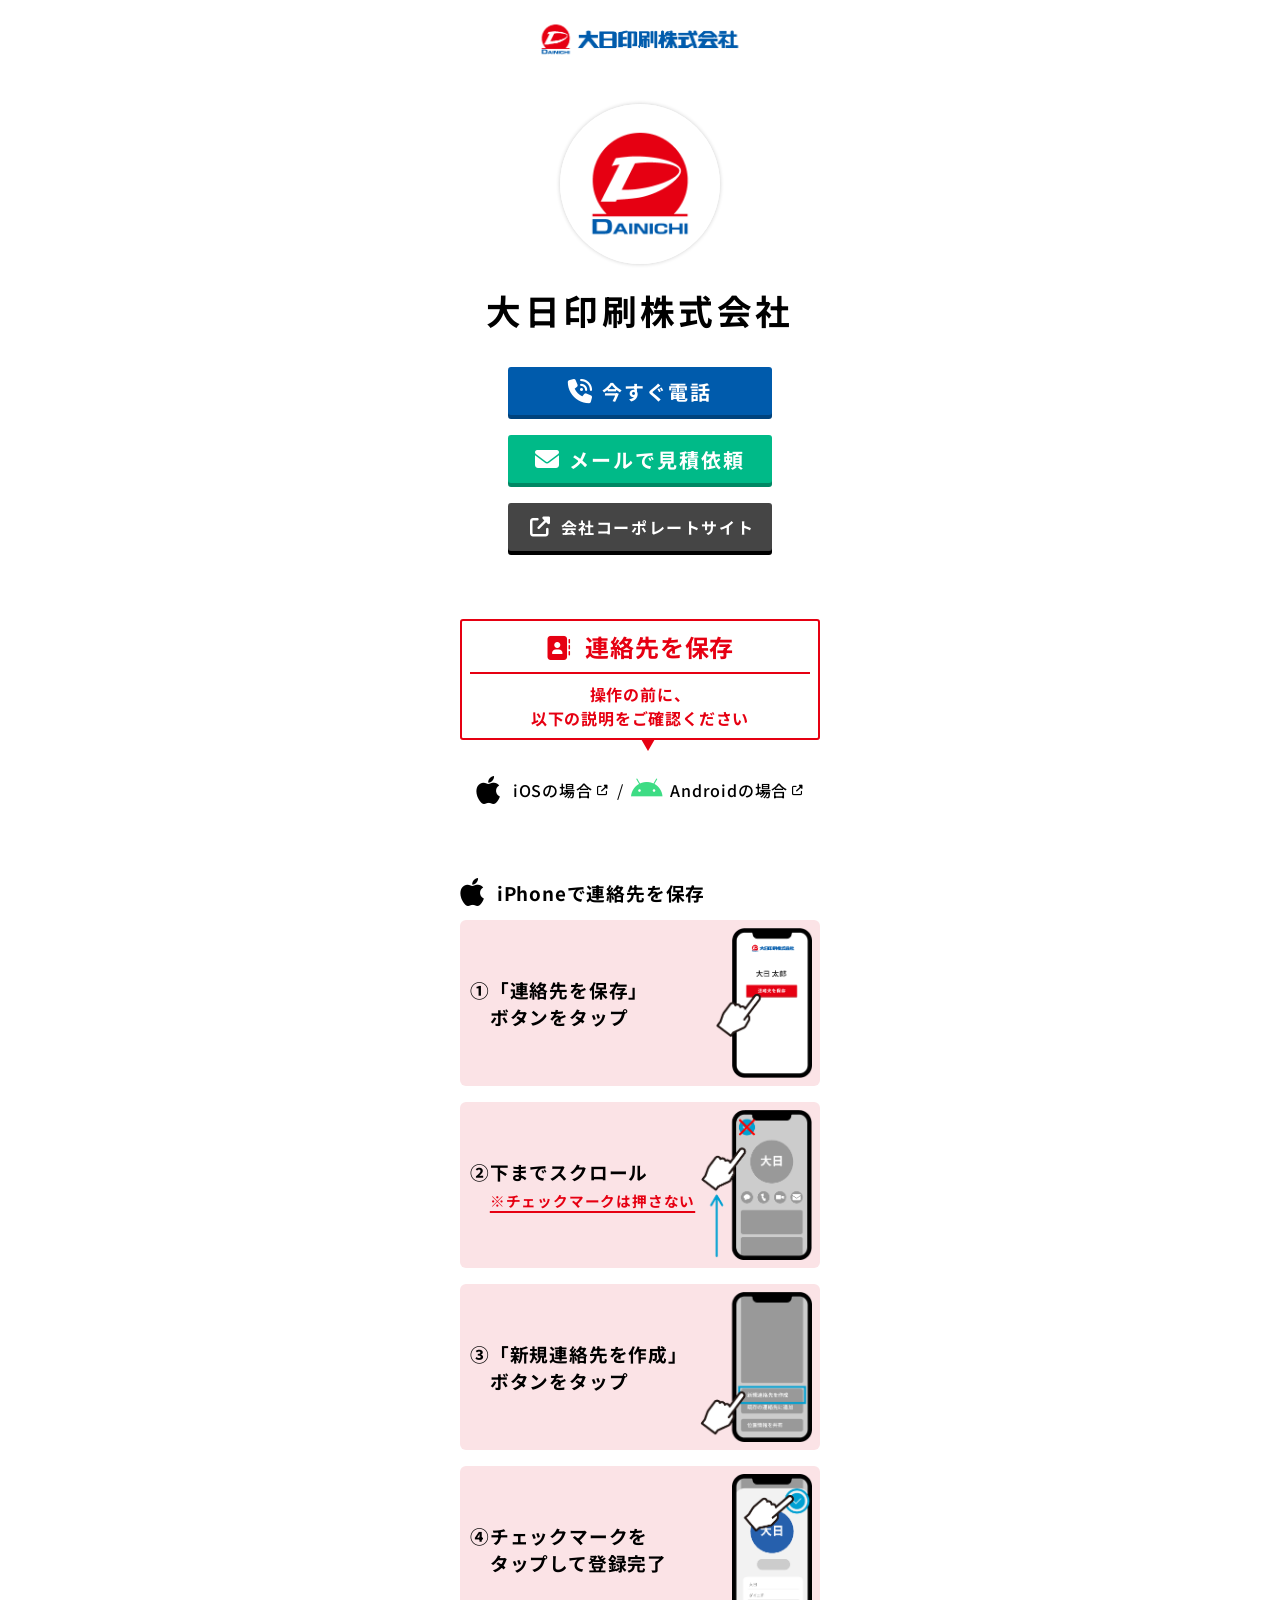
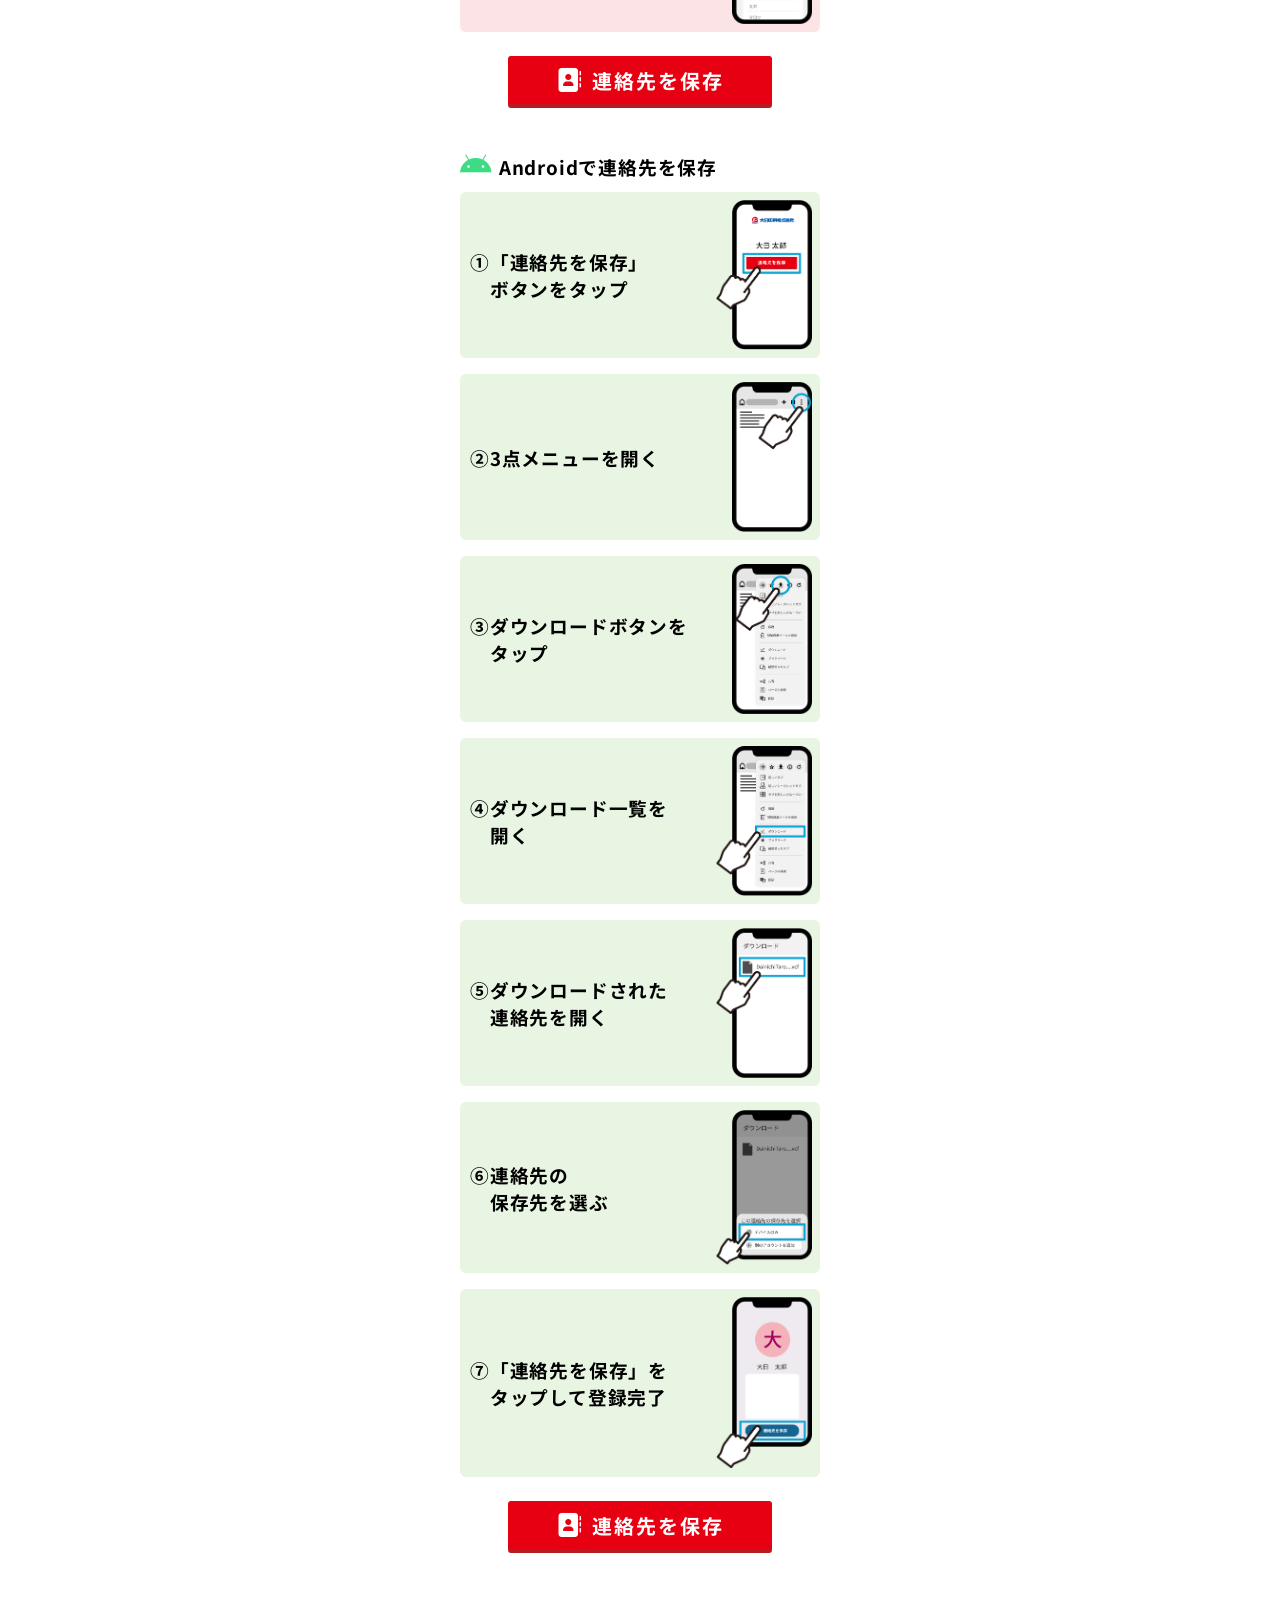
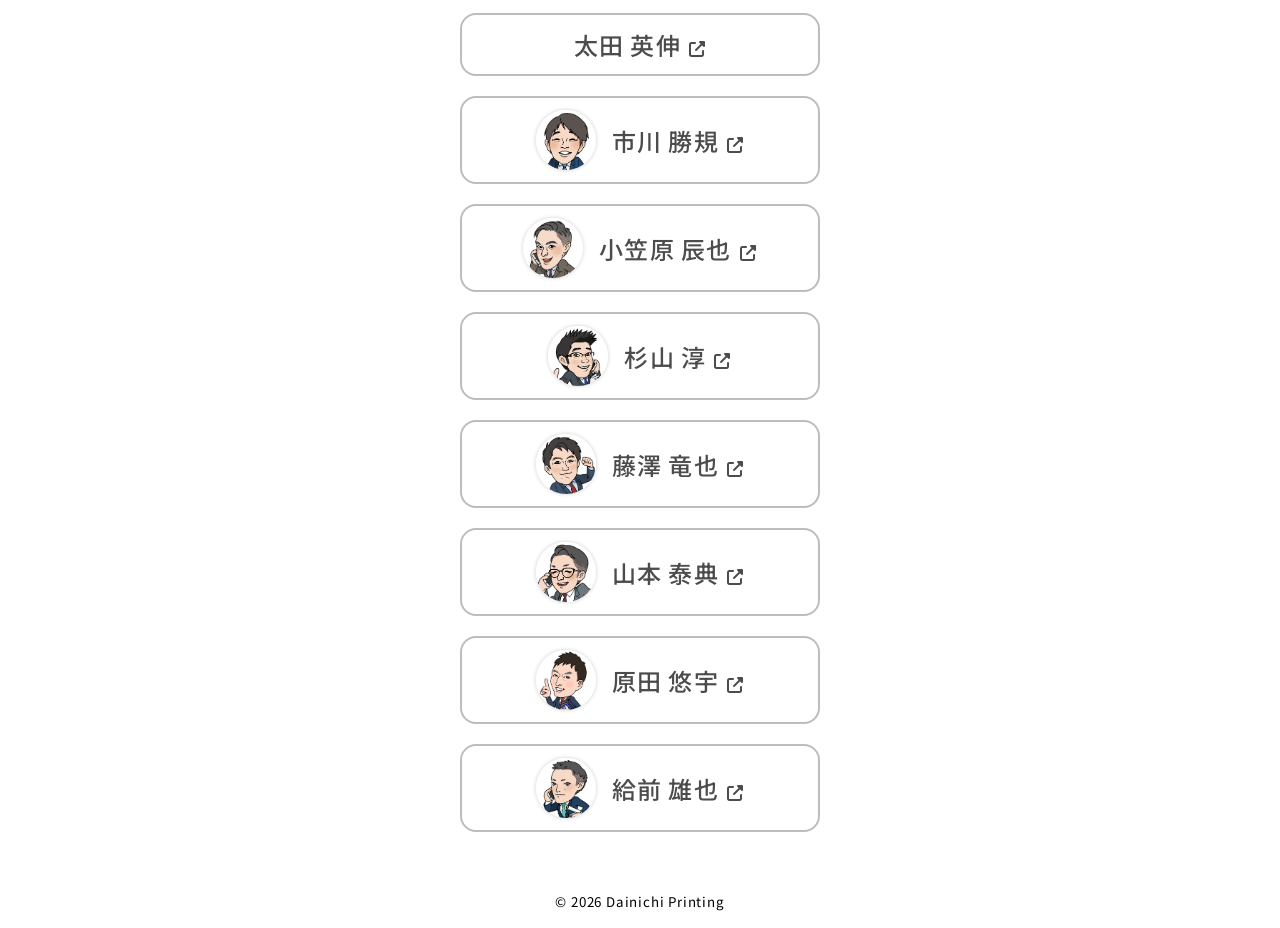
<file: dainichi-p.html>
<!doctype html>
<html lang="ja">
  <head>
    <!-- Google tag (gtag.js) -->
    <script
      async
      src="https://www.googletagmanager.com/gtag/js?id=G-C2XDMBBBC8"
    ></script>
    <script>
      window.dataLayer = window.dataLayer || [];
      function gtag() {
        dataLayer.push(arguments);
      }
      gtag("js", new Date());

      gtag("config", "G-C2XDMBBBC8");
    </script>
     <meta name="robots" content="noindex">
    <meta charset="UTF-8" />
    <meta name="viewport" content="width=device-width, initial-scale=1.0" />
    <!-- ****ページタイトル**** -->
    <title>大日印刷の連絡先</title>
    <link rel="stylesheet" href="contact-style.css" />
    <link
      href="https://fonts.googleapis.com/css2?family=Noto+Sans+JP:wght@400;500;700&display=swap"
      rel="stylesheet"
    />
    <link
      rel="stylesheet"
      href="https://cdnjs.cloudflare.com/ajax/libs/font-awesome/6.5.0/css/all.min.css"
    />
    <link rel="icon" type="image/svg+xml" href="img/favicon.svg" />
    <link rel="icon" type="image/png" sizes="32x32" href="img/favicon.png" />
    <link rel="apple-touch-icon" href="img/apple-touch-icon.png" />
    <link rel="icon" sizes="192x192" href="/android-chrome-192x192.png" />
  </head>
  <body>
    <header>
      <div class="container">
        <h1>
          <!-- ****utmパラメータ**** -->
          <a href="https://www.p-dainichi.com/?utm_source=qr&utm_medium=offline&utm_content=dainichi-pConTap">
          <img
            class="header-logo"
            src="img/DainichiLogo.webp"
            alt="大日印刷株式会社"
            width="214"
            height="47"
          />
          </a>
        </h1>
      </div>
    </header>

    <main>
      <section class="contact">
        <div class="container">
          <div class="contact-inner">
            <!-- アバター -->
            <img
              class="avatar"
              src="icon/icon_dainichi-p.webp"
              alt="大日印刷のシンボルロゴ"
              width="160"
              height="160"
            />
            <!-- ****氏名**** -->
            <h2>大日印刷株式会社</h2>
            <!-- ****電話番号**** -->
            <a class="button tel-button" href="tel:0564628461">
              <div class="button-inner">
                <i class="fa-solid fa-phone-volume"></i>今すぐ電話
              </div>
            </a>
            <!-- ****メールアドレス**** -->
            <a
              class="button mail-button"
              href="mailto:mail@p-dainichi.com
            ?subject=見積依頼（コンタップ経由）
          &body=【貴社名】%0A%0A
          【お名前】%0A%0A
          【電話番号】%0A%0A
          【県名・市区町村名】%0A%0A
          【製品内容】（わかる範囲で結構です）%0A
          仕上寸法：%0A
          用紙：%0A
          色数：%0A
          部数：%0A
            ページ数：%0A
            校正：%0A
            入稿データ種類：%0A
            納品希望日：%0A
            納品先：%0A
          ご質問・備考等：%0A
          "
            >
              <div class="button-inner">
                <i class="fa-solid fa-envelope"></i>メールで見積依頼
              </div>
            </a>
            <!-- ****utmパラメータ**** -->
               <a
              class="button corporate-button"
              href="https://www.p-dainichi.com/?utm_source=qr&utm_medium=offline&utm_content=dainichi-pConTap"
            >
              <div class="button-inner">
                <i
                class="fa-solid fa-up-right-from-square"
              ></i
            ></i>会社コーポレートサイト
              </div>
            </a>
          </div>
          <section class="nav">
            <div class="nav-item">
             <h4><i class="fa-solid fa-address-book"></i> 連絡先を保存</h4>
              <p class="save-desc">操作の前に、<br>以下の説明をご確認ください<br></p>          
            </div>
          <nav class="guide-nav" aria-label="操作説明へのリンク">
            <a href="#ios">
              <i class="fa-brands fa-apple"></i>iOSの場合<i
                class="fa-solid fa-up-right-from-square"
              ></i
            ></a>
            <span class="divider">/</span>
            <a href="#android">
              <i class="fa-brands fa-android"></i>Androidの場合<i
                class="fa-solid fa-up-right-from-square"
              ></i>
            </a>
          </nav>
          </section>
        </div>
      </section>

      <section class="guide">
        <div class="container">
          <section id="ios" class="guide-section ios">
            <h3><i class="fa-brands fa-apple"></i>iPhoneで連絡先を保存</h3>
            <ol>
              <li class="step">
                <div class="step-text-container">
                  <div class="step-text">
                    <p class="step-number">①</p>
                    <p class="step-desc">
                      「連絡先を保存」<br />ボタンをタップ
                    </p>
                  </div>
                </div>
                <img
                  src="img/iOS_1_TapButton.webp"
                  alt="「連絡先を保存」ボタンをタップするイラスト"
                  width="96"
                  height="150"
                />
              </li>
              <li class="step">
                <div class="step-text-container">
                  <div class="step-text">
                    <p class="step-number">②</p>
                    <p class="step-desc">
                      下までスクロール<br />
                      <span class="step-desc">※チェックマークは押さない</span>
                    </p>
                  </div>
                </div>
                <img
                  src="img/iOS_2_Scroll.webp"
                  alt="画面を下までスクロールするイラスト"
                  width="111"
                  height="150"
                />
              </li>
              <li class="step">
                <div class="step-text-container">
                  <div class="step-text">
                    <p class="step-number">③</p>
                    <p class="step-desc">「新規連絡先を作成」ボタンをタップ</p>
                  </div>
                </div>
                <img
                  src="img/iOS_3_MakeNewCard.webp"
                  alt="下から3番目の「新規連絡先を作成」ボタンをタップするイラスト"
                  width="112"
                  height="150"
                />
              </li>
              <li class="step">
                <div class="step-text-container">
                  <div class="step-text">
                    <p class="step-number">④</p>
                    <p class="step-desc">
                      チェックマークを<br />タップして登録完了
                    </p>
                  </div>
                </div>
                <img
                  src="img/iOS_4_Save.webp"
                  alt="画面右上のチェックマークをタップして登録完了するイラスト"
                  width="80"
                  height="150"
                />
              </li>
            </ol>
            <!-- ****vcfファイル**** -->
            <a
              class="button contact-button"
              href="vcf/dainichi-p_260428.vcf"
            >
              <div class="button-inner">
                <i class="fa-solid fa-address-book"></i>連絡先を保存
              </div>
            </a>
          </section>

          <section id="android" class="guide-section android">
            <h3>
              <i class="fa-brands fa-android"></i
              ><span class="android_green">Androidで連絡先を保存</span>
            </h3>
            <ol>
              <li class="step">
                <div class="step-text-container">
                  <div class="step-text">
                    <p class="step-number">①</p>
                    <p class="step-desc">
                      「連絡先を保存」<br />ボタンをタップ
                    </p>
                  </div>
                </div>
                <img
                  src="img/Android_1_TapButton.webp"
                  alt="「連絡先を保存」ボタンをタップするイラスト"
                  width="96"
                  height="150"
                />
              </li>
              <li class="step">
                <div class="step-text-container">
                  <div class="step-text">
                    <p class="step-number">②</p>
                    <p class="step-desc">3点メニューを開く</p>
                  </div>
                </div>
                <img
                  src="img/Android_2_OpenMenu.webp"
                  alt="画面右上の3点メニューを開くイラスト"
                  width="80"
                  height="150"
                />
              </li>
              <li class="step">
                <div class="step-text-container">
                  <div class="step-text">
                    <p class="step-number">③</p>
                    <p class="step-desc">ダウンロードボタンを<br />タップ</p>
                  </div>
                </div>
                <img
                  src="img/Android_3_StartDownload.webp"
                  alt="メニューのダウンロードボタンをタップするイラスト"
                  width="80"
                  height="150"
                />
              </li>
              <li class="step">
                <div class="step-text-container">
                  <div class="step-text">
                    <p class="step-number">④</p>
                    <p class="step-desc">ダウンロード一覧を<br />開く</p>
                  </div>
                </div>
                <img
                  src="img/Android_4_OpenDownloadList.webp"
                  alt="メニューからダウンロード一覧を開くイラスト"
                  width="96"
                  height="150"
                />
              </li>
              <li class="step">
                <div class="step-text-container">
                  <div class="step-text">
                    <p class="step-number">⑤</p>
                    <p class="step-desc">
                      ダウンロードされた<br />連絡先を開く
                    </p>
                  </div>
                </div>
                <img
                  src="img/Android_5_OpenFile.webp"
                  alt="ダウンロード一覧の一番上にあるファイルを開くイラスト"
                  width="96"
                  height="150"
                />
              </li>
              <li class="step">
                <div class="step-text-container">
                  <div class="step-text">
                    <p class="step-number">⑥</p>
                    <p class="step-desc">連絡先の<br />保存先を選ぶ</p>
                  </div>
                </div>
                <img
                  src="img/Android_6_Select.webp"
                  alt="連絡先の保存先を選ぶイラスト"
                  width="96"
                  height="155"
                />
              </li>
              <li class="step">
                <div class="step-text-container">
                  <div class="step-text">
                    <div class="step-text">
                      <p class="step-number">⑦</p>
                      <p class="step-desc">
                        「連絡先を保存」を<br />タップして登録完了
                      </p>
                    </div>
                  </div>
                </div>
                <img
                  src="img/Android_7_Save.webp"
                  alt="「連絡先を保存」をタップして登録完了するイラスト"
                  width="96"
                  height="172"
                />
              </li>
            </ol>
            <!-- ****vcfファイル**** -->
            <a
              class="button contact-button"
              href="vcf/dainichi-p_260428.vcf"
            >
              <div class="button-inner">
                <i class="fa-solid fa-address-book"></i>連絡先を保存
              </div>
            </a>
          </section>
        </div>
      </section>
      <section class="links">
        <div class="container">
           <div class="link-card">
            <a href="https://dainichi-printing.github.io/Dainichi_web_card/ohta_eishin.html">
            <p>太田 英伸<i class="fa-solid fa-up-right-from-square"></i></p>
            </a>
           </div>
           <div class="link-card">
            <a href="https://dainichi-printing.github.io/Dainichi_web_card/ichikawa.html">
            <img src="icon/icon_ichikawa.webp" alt="市川勝規のアイコン" width="60px" height="60px">
            <p>市川 勝規<i class="fa-solid fa-up-right-from-square"></i></p>
            </a>
           </div>
           <div class="link-card">
            <a href="https://dainichi-printing.github.io/Dainichi_web_card/ogasawara.html">
            <img src="icon/icon_ogasawara.webp" alt="小笠原辰也のアイコン" width="60px" height="60px">
            <p>小笠原 辰也<i class="fa-solid fa-up-right-from-square"></i></p>
            </a>
         </div>
            <div class="link-card">
            <a href="https://dainichi-printing.github.io/Dainichi_web_card/sugiyama.html">
            <img src="icon/icon_sugiyama.webp" alt="杉山淳のアイコン" width="60px" height="60px">
            <p>杉山 淳<i class="fa-solid fa-up-right-from-square"></i></p>
            </a>
           </div>
          <div class="link-card">
            <a href="https://dainichi-printing.github.io/Dainichi_web_card/fujisawa.html">
            <img src="icon/icon_fujisawa.webp" alt="藤澤竜也のアイコン" width="60px" height="60px">
            <p>藤澤 竜也<i class="fa-solid fa-up-right-from-square"></i></p>
            </a>
         </div>
         <div class="link-card">
            <a href="https://dainichi-printing.github.io/Dainichi_web_card/yamamoto.html">
            <img src="icon/icon_yamamoto.webp" alt="山本泰典のアイコン" width="60px" height="60px">
            <p>山本 泰典<i class="fa-solid fa-up-right-from-square"></i></p>
            </a>
         </div>
         <div class="link-card">
            <a href="https://dainichi-printing.github.io/Dainichi_web_card/harada.html">
            <img src="icon/icon_harada.webp" alt="原田悠宇のアイコン" width="60px" height="60px">
            <p>原田 悠宇<i class="fa-solid fa-up-right-from-square"></i></p>
            </a>
         </div>
         <div class="link-card">
            <a href="https://dainichi-printing.github.io/Dainichi_web_card/kyuzen.html">
            <img src="icon/icon_kyuzen.webp" alt="給前雄也のアイコン" width="60px" height="60px">
            <p>給前 雄也<i class="fa-solid fa-up-right-from-square"></i></p>
            </a>
         </div>           
        </div>

      </section>
    </main>
    <footer>
      <small>&copy; 2026 Dainichi Printing</small>
    </footer>
  </body>
</html>
</file>
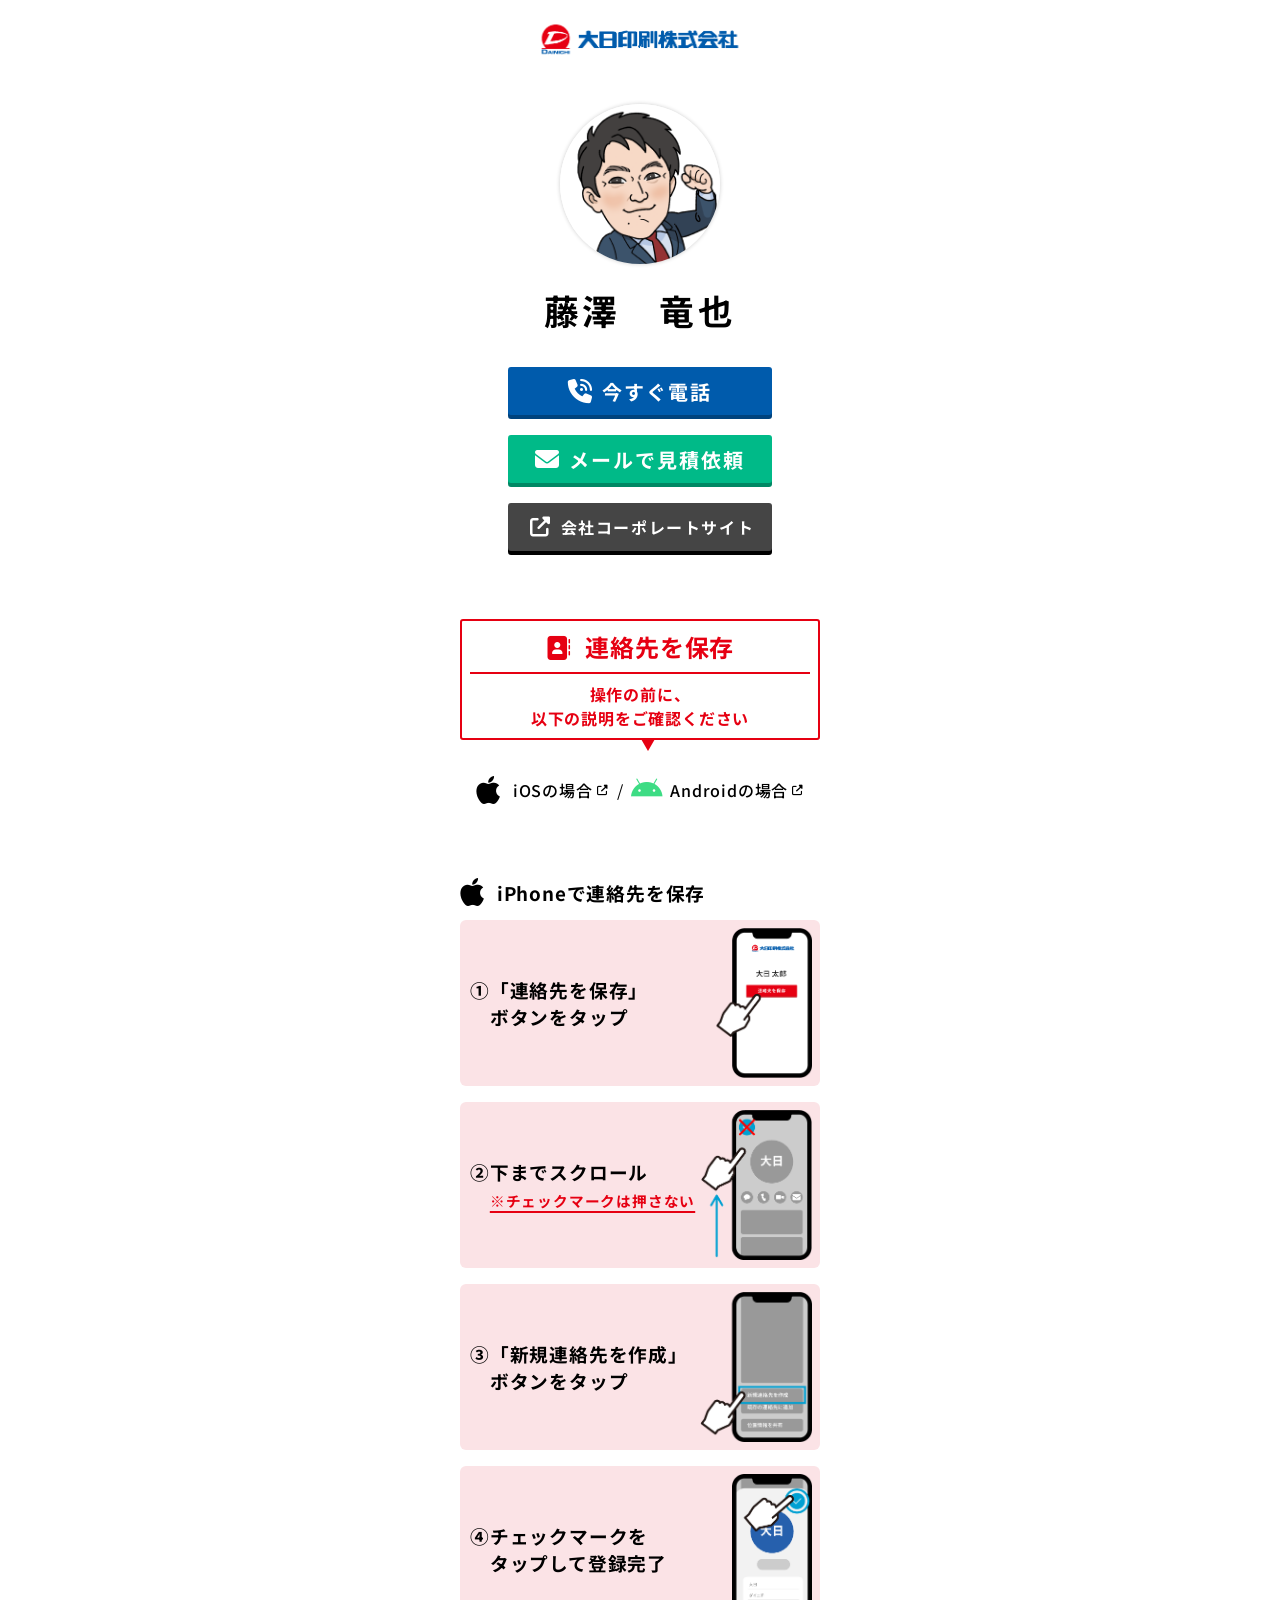
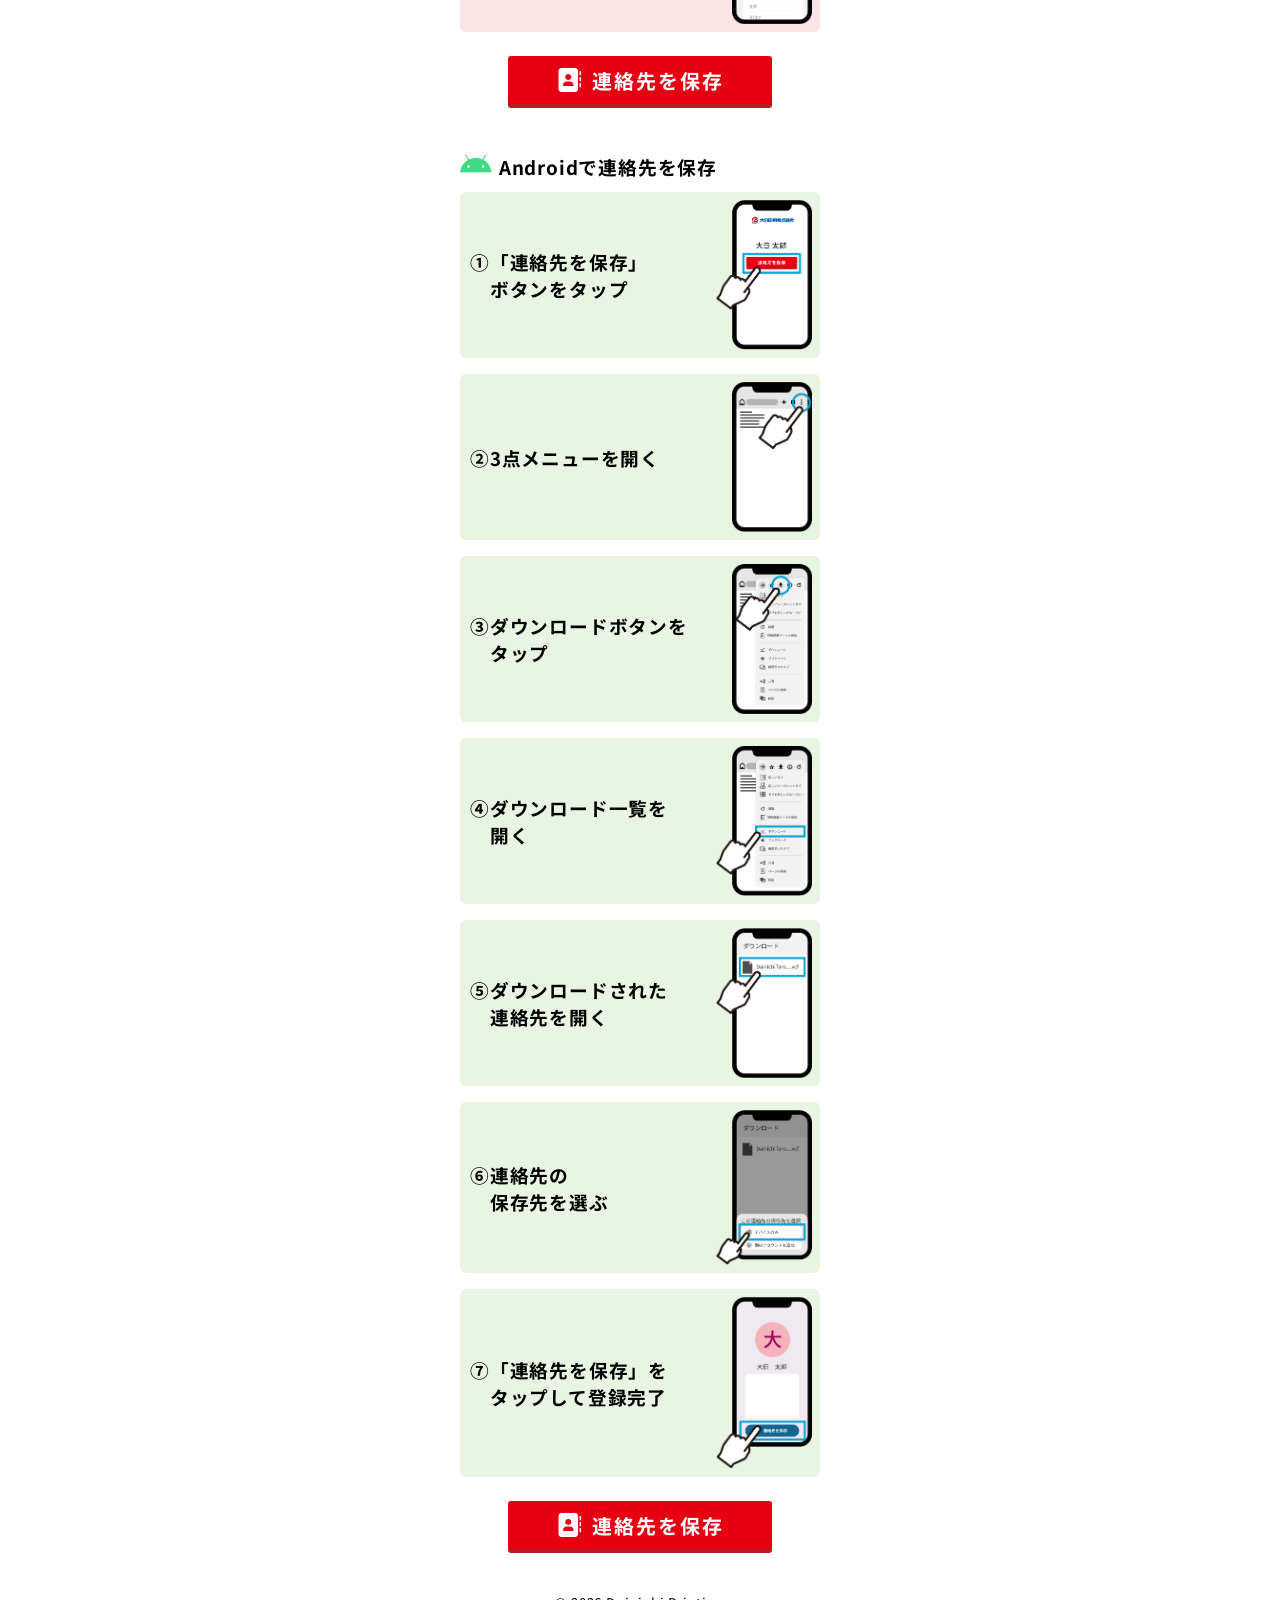
<file: fujisawa.html>
<!doctype html>
<html lang="ja">
  <head>
    <!-- Google tag (gtag.js) -->
    <script
      async
      src="https://www.googletagmanager.com/gtag/js?id=G-C2XDMBBBC8"
    ></script>
    <script>
      window.dataLayer = window.dataLayer || [];
      function gtag() {
        dataLayer.push(arguments);
      }
      gtag("js", new Date());

      gtag("config", "G-C2XDMBBBC8");
    </script>
    <meta name="robots" content="noindex">
    <meta charset="UTF-8" />
    <meta name="viewport" content="width=device-width, initial-scale=1.0" />
    <!-- ****ページタイトル**** -->
    <title>藤澤竜也の連絡先</title>
    <link rel="stylesheet" href="contact-style.css" />
    <link
      href="https://fonts.googleapis.com/css2?family=Noto+Sans+JP:wght@400;500;700&display=swap"
      rel="stylesheet"
    />
    <link
      rel="stylesheet"
      href="https://cdnjs.cloudflare.com/ajax/libs/font-awesome/6.5.0/css/all.min.css"
    />
    <link rel="icon" type="image/svg+xml" href="img/favicon.svg" />
    <link rel="icon" type="image/png" sizes="32x32" href="img/favicon.png" />
    <link rel="apple-touch-icon" href="img/apple-touch-icon.png" />
    <link rel="icon" sizes="192x192" href="/android-chrome-192x192.png" />
  </head>
  <body>
    <header>
      <div class="container">
        <h1>
          <!-- ****utmパラメータ**** -->
          <a href="https://www.p-dainichi.com/?utm_source=qr&utm_medium=offline&utm_content=fujisawaConTap">
          <img
            class="header-logo"
            src="img/DainichiLogo.webp"
            alt="大日印刷株式会社"
            width="214"
            height="47"
          />
          </a>
        </h1>
      </div>
    </header>

    <main>
      <section class="contact">
        <div class="container">
          <div class="contact-inner">
            <!-- アバター -->
            <img
              class="avatar"
              src="icon/icon_fujisawa.webp"
              alt="藤澤竜也の似顔絵"
              width="160"
              height="160"
            />
            <!-- ****氏名**** -->
            <h2>藤澤　竜也</h2>
            <!-- ****電話番号**** -->
            <a class="button tel-button" href="tel:09081510802">
              <div class="button-inner">
                <i class="fa-solid fa-phone-volume"></i>今すぐ電話
              </div>
            </a>
            <!-- ****メールアドレス**** -->
            <a
              class="button mail-button"
              href="mailto:fuzisawa@p-dainichi.com
            ?subject=見積依頼（コンタップ経由）
          &body=【貴社名】%0A%0A
          【お名前】%0A%0A
          【電話番号】%0A%0A
          【県名・市区町村名】%0A%0A
          【製品内容】（わかる範囲で結構です）%0A
          仕上寸法：%0A
          用紙：%0A
          色数：%0A
          部数：%0A
            ページ数：%0A
            校正：%0A
            入稿データ種類：%0A
            納品希望日：%0A
            納品先：%0A
          ご質問・備考等：%0A
          "
            >
              <div class="button-inner">
                <i class="fa-solid fa-envelope"></i>メールで見積依頼
              </div>
            </a>
            <!-- ****utmパラメータ**** -->
               <a
              class="button corporate-button"
              href="https://www.p-dainichi.com/?utm_source=qr&utm_medium=offline&utm_content=fujisawaConTap"
            >
              <div class="button-inner">
                <i
                class="fa-solid fa-up-right-from-square"
              ></i
            ></i>会社コーポレートサイト
              </div>
            </a>
          </div>
          <section class="nav">
            <div class="nav-item">
             <h4><i class="fa-solid fa-address-book"></i> 連絡先を保存</h4>
              <p class="save-desc">操作の前に、<br>以下の説明をご確認ください<br></p>          
            </div>
          <nav class="guide-nav" aria-label="操作説明へのリンク">
            <a href="#ios">
              <i class="fa-brands fa-apple"></i>iOSの場合<i
                class="fa-solid fa-up-right-from-square"
              ></i
            ></a>
            <span class="divider">/</span>
            <a href="#android">
              <i class="fa-brands fa-android"></i>Androidの場合<i
                class="fa-solid fa-up-right-from-square"
              ></i>
            </a>
          </nav>
          </section>
        </div>
      </section>

      <section class="guide">
        <div class="container">
          <section id="ios" class="guide-section ios">
            <h3><i class="fa-brands fa-apple"></i>iPhoneで連絡先を保存</h3>
            <ol>
              <li class="step">
                <div class="step-text-container">
                  <div class="step-text">
                    <p class="step-number">①</p>
                    <p class="step-desc">
                      「連絡先を保存」<br />ボタンをタップ
                    </p>
                  </div>
                </div>
                <img
                  src="img/iOS_1_TapButton.webp"
                  alt="「連絡先を保存」ボタンをタップするイラスト"
                  width="96"
                  height="150"
                />
              </li>
              <li class="step">
                <div class="step-text-container">
                  <div class="step-text">
                    <p class="step-number">②</p>
                    <p class="step-desc">
                      下までスクロール<br />
                      <span class="step-desc">※チェックマークは押さない</span>
                    </p>
                  </div>
                </div>
                <img
                  src="img/iOS_2_Scroll.webp"
                  alt="画面を下までスクロールするイラスト"
                  width="111"
                  height="150"
                />
              </li>
              <li class="step">
                <div class="step-text-container">
                  <div class="step-text">
                    <p class="step-number">③</p>
                    <p class="step-desc">「新規連絡先を作成」ボタンをタップ</p>
                  </div>
                </div>
                <img
                  src="img/iOS_3_MakeNewCard.webp"
                  alt="下から3番目の「新規連絡先を作成」ボタンをタップするイラスト"
                  width="112"
                  height="150"
                />
              </li>
              <li class="step">
                <div class="step-text-container">
                  <div class="step-text">
                    <p class="step-number">④</p>
                    <p class="step-desc">
                      チェックマークを<br />タップして登録完了
                    </p>
                  </div>
                </div>
                <img
                  src="img/iOS_4_Save.webp"
                  alt="画面右上のチェックマークをタップして登録完了するイラスト"
                  width="80"
                  height="150"
                />
              </li>
            </ol>
            <!-- ****vcfファイル**** -->
            <a
              class="button contact-button"
              href="vcf/FujisawaTatsuya_20260421.vcf"
            >
              <div class="button-inner">
                <i class="fa-solid fa-address-book"></i>連絡先を保存
              </div>
            </a>
          </section>

          <section id="android" class="guide-section android">
            <h3>
              <i class="fa-brands fa-android"></i
              ><span class="android_green">Androidで連絡先を保存</span>
            </h3>
            <ol>
              <li class="step">
                <div class="step-text-container">
                  <div class="step-text">
                    <p class="step-number">①</p>
                    <p class="step-desc">
                      「連絡先を保存」<br />ボタンをタップ
                    </p>
                  </div>
                </div>
                <img
                  src="img/Android_1_TapButton.webp"
                  alt="「連絡先を保存」ボタンをタップするイラスト"
                  width="96"
                  height="150"
                />
              </li>
              <li class="step">
                <div class="step-text-container">
                  <div class="step-text">
                    <p class="step-number">②</p>
                    <p class="step-desc">3点メニューを開く</p>
                  </div>
                </div>
                <img
                  src="img/Android_2_OpenMenu.webp"
                  alt="画面右上の3点メニューを開くイラスト"
                  width="80"
                  height="150"
                />
              </li>
              <li class="step">
                <div class="step-text-container">
                  <div class="step-text">
                    <p class="step-number">③</p>
                    <p class="step-desc">ダウンロードボタンを<br />タップ</p>
                  </div>
                </div>
                <img
                  src="img/Android_3_StartDownload.webp"
                  alt="メニューのダウンロードボタンをタップするイラスト"
                  width="80"
                  height="150"
                />
              </li>
              <li class="step">
                <div class="step-text-container">
                  <div class="step-text">
                    <p class="step-number">④</p>
                    <p class="step-desc">ダウンロード一覧を<br />開く</p>
                  </div>
                </div>
                <img
                  src="img/Android_4_OpenDownloadList.webp"
                  alt="メニューからダウンロード一覧を開くイラスト"
                  width="96"
                  height="150"
                />
              </li>
              <li class="step">
                <div class="step-text-container">
                  <div class="step-text">
                    <p class="step-number">⑤</p>
                    <p class="step-desc">
                      ダウンロードされた<br />連絡先を開く
                    </p>
                  </div>
                </div>
                <img
                  src="img/Android_5_OpenFile.webp"
                  alt="ダウンロード一覧の一番上にあるファイルを開くイラスト"
                  width="96"
                  height="150"
                />
              </li>
              <li class="step">
                <div class="step-text-container">
                  <div class="step-text">
                    <p class="step-number">⑥</p>
                    <p class="step-desc">連絡先の<br />保存先を選ぶ</p>
                  </div>
                </div>
                <img
                  src="img/Android_6_Select.webp"
                  alt="連絡先の保存先を選ぶイラスト"
                  width="96"
                  height="155"
                />
              </li>
              <li class="step">
                <div class="step-text-container">
                  <div class="step-text">
                    <div class="step-text">
                      <p class="step-number">⑦</p>
                      <p class="step-desc">
                        「連絡先を保存」を<br />タップして登録完了
                      </p>
                    </div>
                  </div>
                </div>
                <img
                  src="img/Android_7_Save.webp"
                  alt="「連絡先を保存」をタップして登録完了するイラスト"
                  width="96"
                  height="172"
                />
              </li>
            </ol>
            <!-- ****vcfファイル**** -->
            <a
              class="button contact-button"
              href="vcf/FujisawaTatsuya_20260421.vcf"
            >
              <div class="button-inner">
                <i class="fa-solid fa-address-book"></i>連絡先を保存
              </div>
            </a>
          </section>
        </div>
      </section>
    </main>
    <footer>
      <small>&copy; 2026 Dainichi Printing</small>
    </footer>
  </body>
</html>
</file>
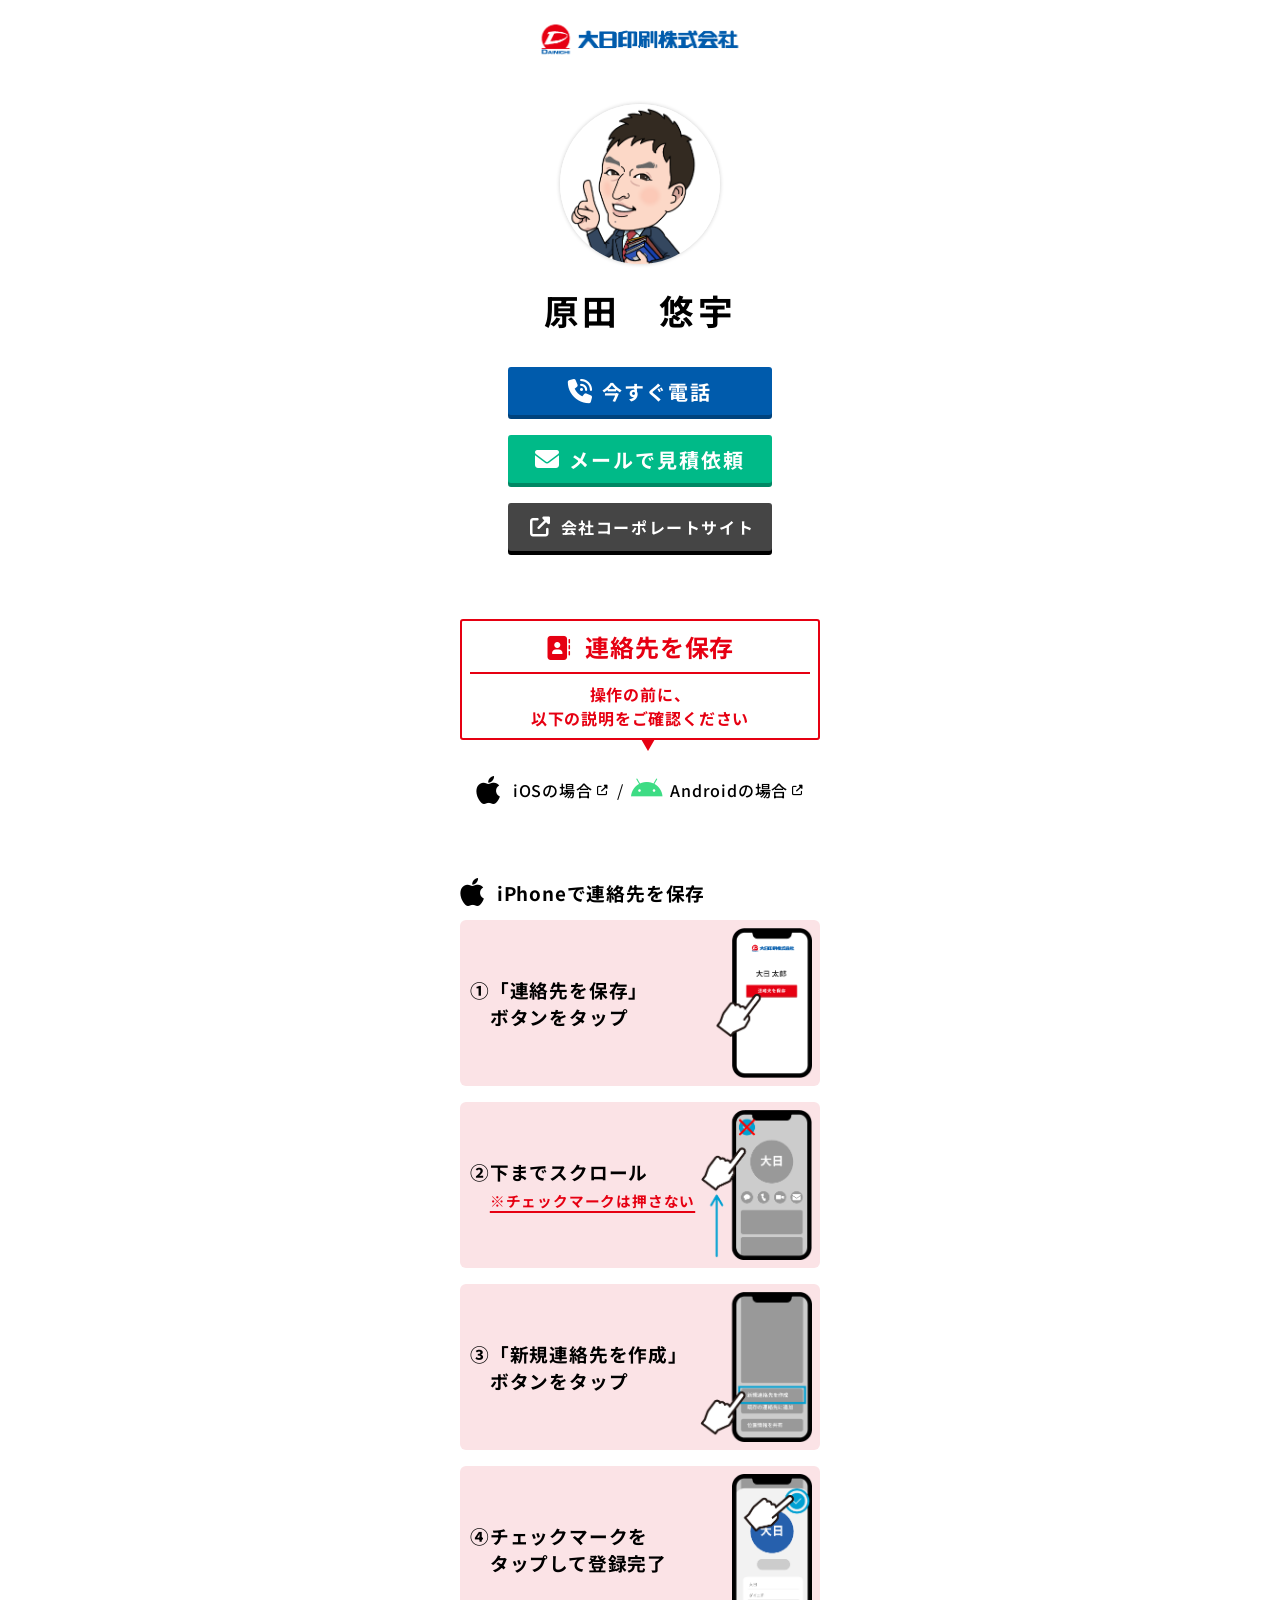
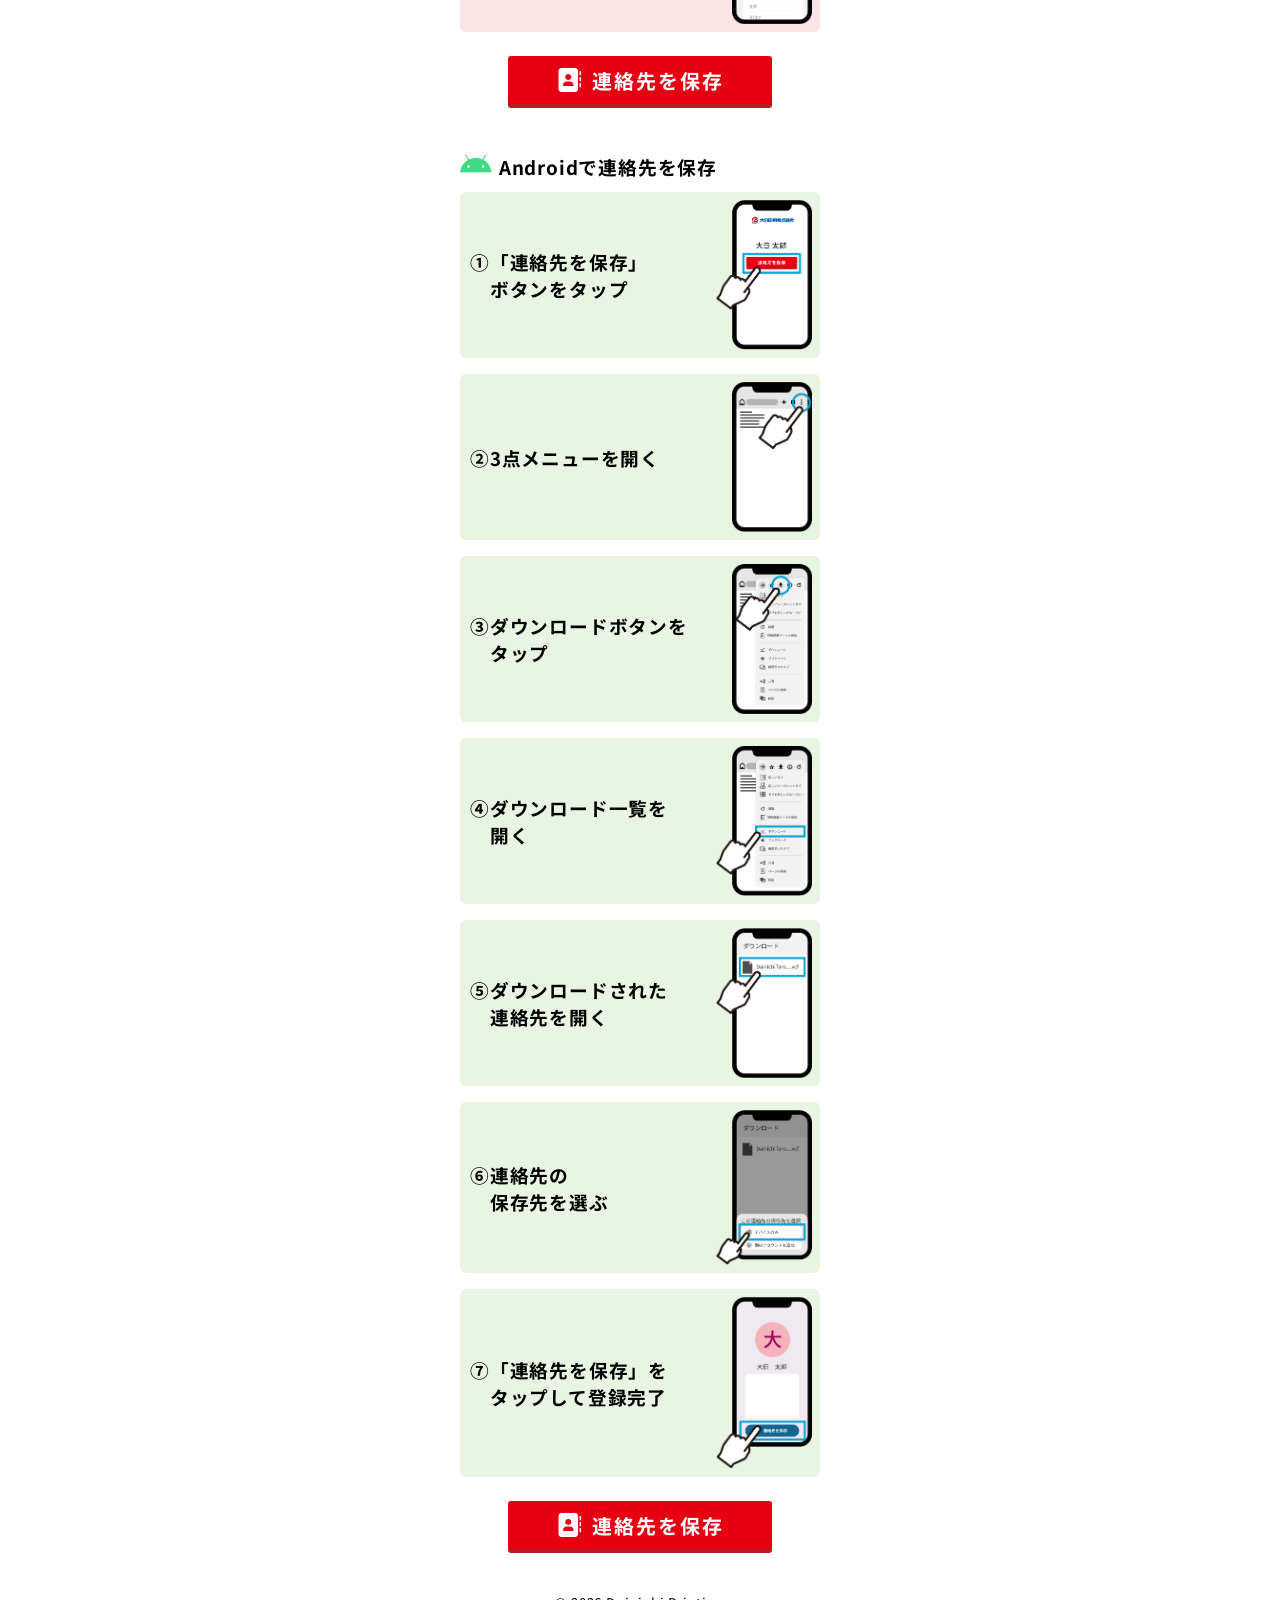
<file: harada.html>
<!doctype html>
<html lang="ja">
  <head>
    <!-- Google tag (gtag.js) -->
    <script
      async
      src="https://www.googletagmanager.com/gtag/js?id=G-C2XDMBBBC8"
    ></script>
    <script>
      window.dataLayer = window.dataLayer || [];
      function gtag() {
        dataLayer.push(arguments);
      }
      gtag("js", new Date());

      gtag("config", "G-C2XDMBBBC8");
    </script>
    <meta name="robots" content="noindex">
    <meta charset="UTF-8" />
    <meta name="viewport" content="width=device-width, initial-scale=1.0" />
    <!-- ****ページタイトル**** -->
    <title>原田悠宇の連絡先</title>
    <link rel="stylesheet" href="contact-style.css" />
    <link
      href="https://fonts.googleapis.com/css2?family=Noto+Sans+JP:wght@400;500;700&display=swap"
      rel="stylesheet"
    />
    <link
      rel="stylesheet"
      href="https://cdnjs.cloudflare.com/ajax/libs/font-awesome/6.5.0/css/all.min.css"
    />
    <link rel="icon" type="image/svg+xml" href="img/favicon.svg" />
    <link rel="icon" type="image/png" sizes="32x32" href="img/favicon.png" />
    <link rel="apple-touch-icon" href="img/apple-touch-icon.png" />
    <link rel="icon" sizes="192x192" href="/android-chrome-192x192.png" />
  </head>
  <body>
    <header>
      <div class="container">
        <h1>
          <!-- ****utmパラメータ**** -->
          <a href="https://www.p-dainichi.com/?utm_source=qr&utm_medium=offline&utm_content=haradaConTap">
          <img
            class="header-logo"
            src="img/DainichiLogo.webp"
            alt="大日印刷株式会社"
            width="214"
            height="47"
          />
          </a>
        </h1>
      </div>
    </header>

    <main>
      <section class="contact">
        <div class="container">
          <div class="contact-inner">
            <!-- アバター -->
            <img
              class="avatar"
              src="icon/icon_harada.webp"
              alt="原田悠宇の似顔絵"
              width="160"
              height="160"
            />
            <!-- ****氏名**** -->
            <h2>原田　悠宇</h2>
            <!-- ****電話番号**** -->
            <a class="button tel-button" href="tel:09092634439">
              <div class="button-inner">
                <i class="fa-solid fa-phone-volume"></i>今すぐ電話
              </div>
            </a>
            <!-- ****メールアドレス**** -->
            <a
              class="button mail-button"
              href="mailto:y-harada@p-dainichi.com
            ?subject=見積依頼（コンタップ経由）
          &body=【貴社名】%0A%0A
          【お名前】%0A%0A
          【電話番号】%0A%0A
          【県名・市区町村名】%0A%0A
          【製品内容】（わかる範囲で結構です）%0A
          仕上寸法：%0A
          用紙：%0A
          色数：%0A
          部数：%0A
            ページ数：%0A
            校正：%0A
            入稿データ種類：%0A
            納品希望日：%0A
            納品先：%0A
          ご質問・備考等：%0A
          "
            >
              <div class="button-inner">
                <i class="fa-solid fa-envelope"></i>メールで見積依頼
              </div>
            </a>
            <!-- ****utmパラメータ**** -->
               <a
              class="button corporate-button"
              href="https://www.p-dainichi.com/?utm_source=qr&utm_medium=offline&utm_content=haradaConTap"
            >
              <div class="button-inner">
                <i
                class="fa-solid fa-up-right-from-square"
              ></i
            ></i>会社コーポレートサイト
              </div>
            </a>
          </div>
          <section class="nav">
            <div class="nav-item">
             <h4><i class="fa-solid fa-address-book"></i> 連絡先を保存</h4>
              <p class="save-desc">操作の前に、<br>以下の説明をご確認ください<br></p>          
            </div>
          <nav class="guide-nav" aria-label="操作説明へのリンク">
            <a href="#ios">
              <i class="fa-brands fa-apple"></i>iOSの場合<i
                class="fa-solid fa-up-right-from-square"
              ></i
            ></a>
            <span class="divider">/</span>
            <a href="#android">
              <i class="fa-brands fa-android"></i>Androidの場合<i
                class="fa-solid fa-up-right-from-square"
              ></i>
            </a>
          </nav>
          </section>
        </div>
      </section>

      <section class="guide">
        <div class="container">
          <section id="ios" class="guide-section ios">
            <h3><i class="fa-brands fa-apple"></i>iPhoneで連絡先を保存</h3>
            <ol>
              <li class="step">
                <div class="step-text-container">
                  <div class="step-text">
                    <p class="step-number">①</p>
                    <p class="step-desc">
                      「連絡先を保存」<br />ボタンをタップ
                    </p>
                  </div>
                </div>
                <img
                  src="img/iOS_1_TapButton.webp"
                  alt="「連絡先を保存」ボタンをタップするイラスト"
                  width="96"
                  height="150"
                />
              </li>
              <li class="step">
                <div class="step-text-container">
                  <div class="step-text">
                    <p class="step-number">②</p>
                    <p class="step-desc">
                      下までスクロール<br />
                      <span class="step-desc">※チェックマークは押さない</span>
                    </p>
                  </div>
                </div>
                <img
                  src="img/iOS_2_Scroll.webp"
                  alt="画面を下までスクロールするイラスト"
                  width="111"
                  height="150"
                />
              </li>
              <li class="step">
                <div class="step-text-container">
                  <div class="step-text">
                    <p class="step-number">③</p>
                    <p class="step-desc">「新規連絡先を作成」ボタンをタップ</p>
                  </div>
                </div>
                <img
                  src="img/iOS_3_MakeNewCard.webp"
                  alt="下から3番目の「新規連絡先を作成」ボタンをタップするイラスト"
                  width="112"
                  height="150"
                />
              </li>
              <li class="step">
                <div class="step-text-container">
                  <div class="step-text">
                    <p class="step-number">④</p>
                    <p class="step-desc">
                      チェックマークを<br />タップして登録完了
                    </p>
                  </div>
                </div>
                <img
                  src="img/iOS_4_Save.webp"
                  alt="画面右上のチェックマークをタップして登録完了するイラスト"
                  width="80"
                  height="150"
                />
              </li>
            </ol>
            <!-- ****vcfファイル**** -->
            <a
              class="button contact-button"
              href="vcf/HaradaYu_20260421.vcf"
            >
              <div class="button-inner">
                <i class="fa-solid fa-address-book"></i>連絡先を保存
              </div>
            </a>
          </section>

          <section id="android" class="guide-section android">
            <h3>
              <i class="fa-brands fa-android"></i
              ><span class="android_green">Androidで連絡先を保存</span>
            </h3>
            <ol>
              <li class="step">
                <div class="step-text-container">
                  <div class="step-text">
                    <p class="step-number">①</p>
                    <p class="step-desc">
                      「連絡先を保存」<br />ボタンをタップ
                    </p>
                  </div>
                </div>
                <img
                  src="img/Android_1_TapButton.webp"
                  alt="「連絡先を保存」ボタンをタップするイラスト"
                  width="96"
                  height="150"
                />
              </li>
              <li class="step">
                <div class="step-text-container">
                  <div class="step-text">
                    <p class="step-number">②</p>
                    <p class="step-desc">3点メニューを開く</p>
                  </div>
                </div>
                <img
                  src="img/Android_2_OpenMenu.webp"
                  alt="画面右上の3点メニューを開くイラスト"
                  width="80"
                  height="150"
                />
              </li>
              <li class="step">
                <div class="step-text-container">
                  <div class="step-text">
                    <p class="step-number">③</p>
                    <p class="step-desc">ダウンロードボタンを<br />タップ</p>
                  </div>
                </div>
                <img
                  src="img/Android_3_StartDownload.webp"
                  alt="メニューのダウンロードボタンをタップするイラスト"
                  width="80"
                  height="150"
                />
              </li>
              <li class="step">
                <div class="step-text-container">
                  <div class="step-text">
                    <p class="step-number">④</p>
                    <p class="step-desc">ダウンロード一覧を<br />開く</p>
                  </div>
                </div>
                <img
                  src="img/Android_4_OpenDownloadList.webp"
                  alt="メニューからダウンロード一覧を開くイラスト"
                  width="96"
                  height="150"
                />
              </li>
              <li class="step">
                <div class="step-text-container">
                  <div class="step-text">
                    <p class="step-number">⑤</p>
                    <p class="step-desc">
                      ダウンロードされた<br />連絡先を開く
                    </p>
                  </div>
                </div>
                <img
                  src="img/Android_5_OpenFile.webp"
                  alt="ダウンロード一覧の一番上にあるファイルを開くイラスト"
                  width="96"
                  height="150"
                />
              </li>
              <li class="step">
                <div class="step-text-container">
                  <div class="step-text">
                    <p class="step-number">⑥</p>
                    <p class="step-desc">連絡先の<br />保存先を選ぶ</p>
                  </div>
                </div>
                <img
                  src="img/Android_6_Select.webp"
                  alt="連絡先の保存先を選ぶイラスト"
                  width="96"
                  height="155"
                />
              </li>
              <li class="step">
                <div class="step-text-container">
                  <div class="step-text">
                    <div class="step-text">
                      <p class="step-number">⑦</p>
                      <p class="step-desc">
                        「連絡先を保存」を<br />タップして登録完了
                      </p>
                    </div>
                  </div>
                </div>
                <img
                  src="img/Android_7_Save.webp"
                  alt="「連絡先を保存」をタップして登録完了するイラスト"
                  width="96"
                  height="172"
                />
              </li>
            </ol>
            <!-- ****vcfファイル**** -->
            <a
              class="button contact-button"
              href="vcf/HaradaYu_20260421.vcf"
            >
              <div class="button-inner">
                <i class="fa-solid fa-address-book"></i>連絡先を保存
              </div>
            </a>
          </section>
        </div>
      </section>
    </main>
    <footer>
      <small>&copy; 2026 Dainichi Printing</small>
    </footer>
  </body>
</html>
</file>
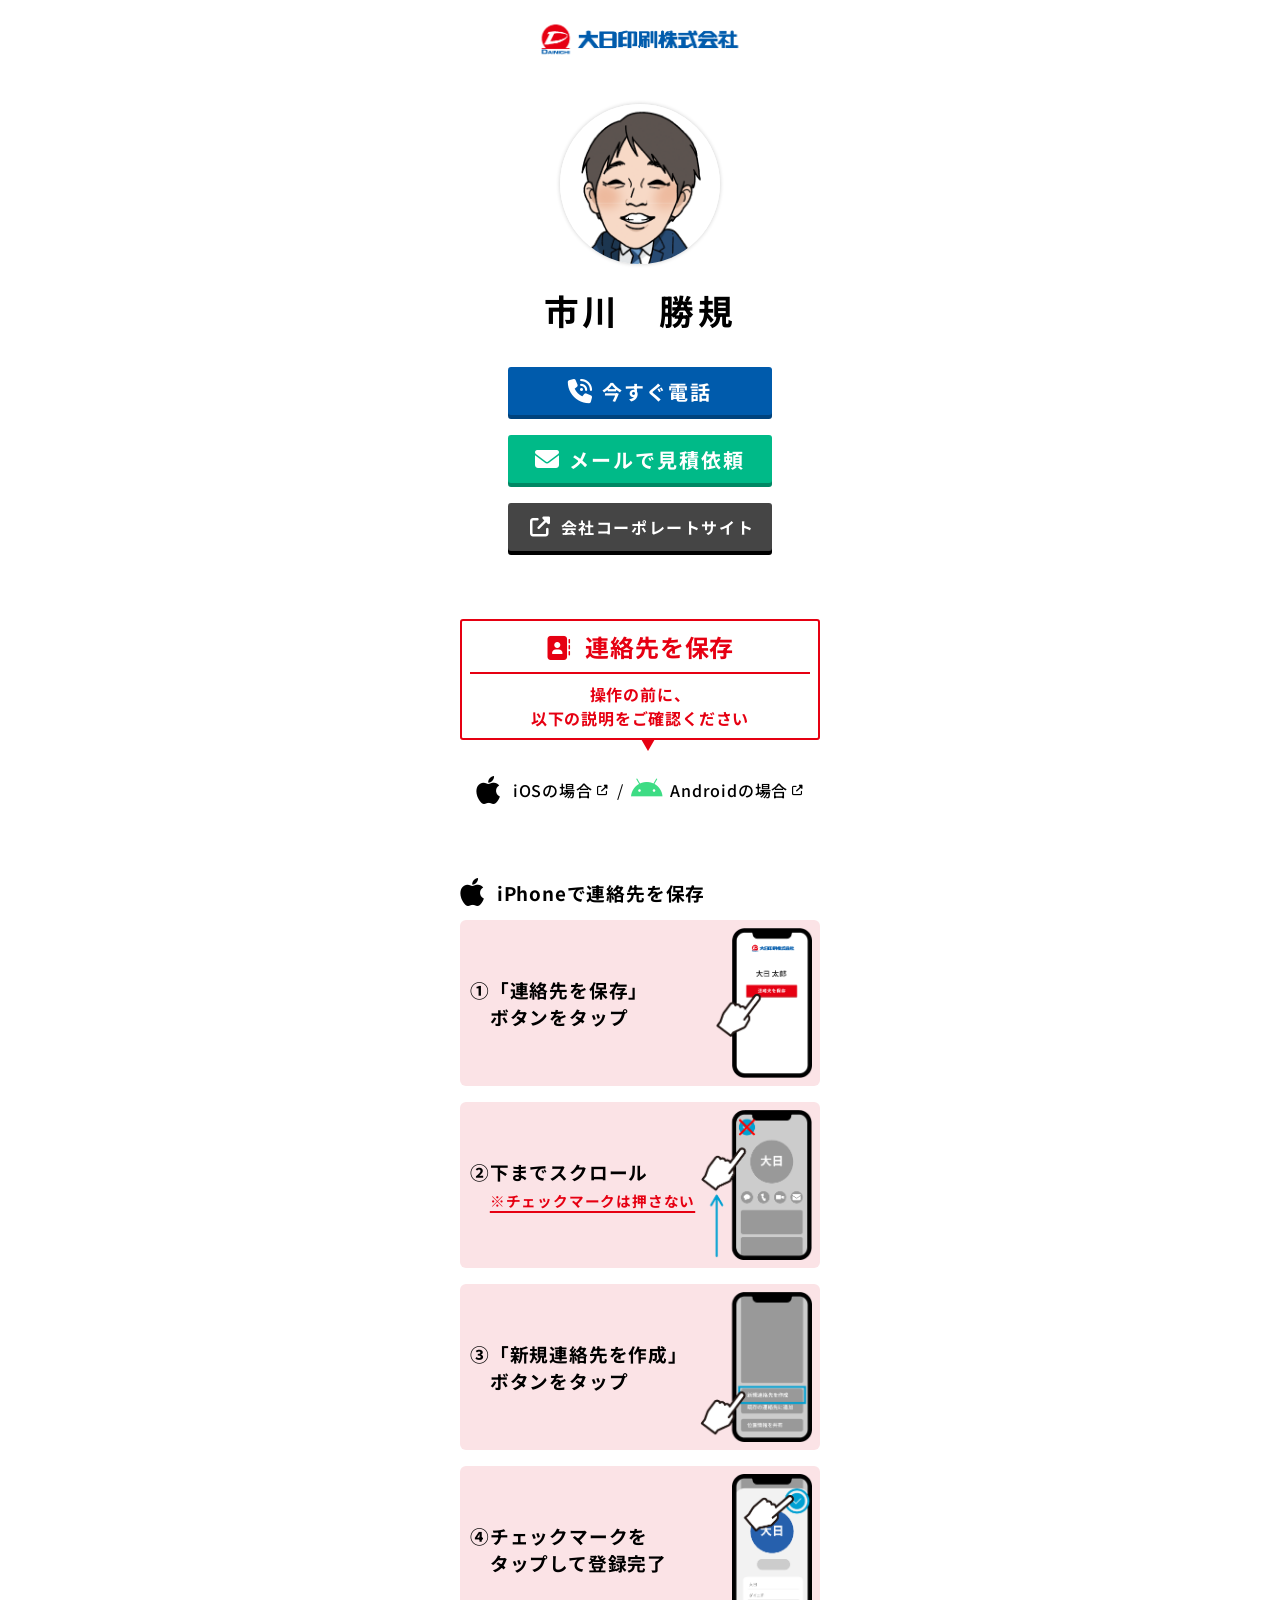
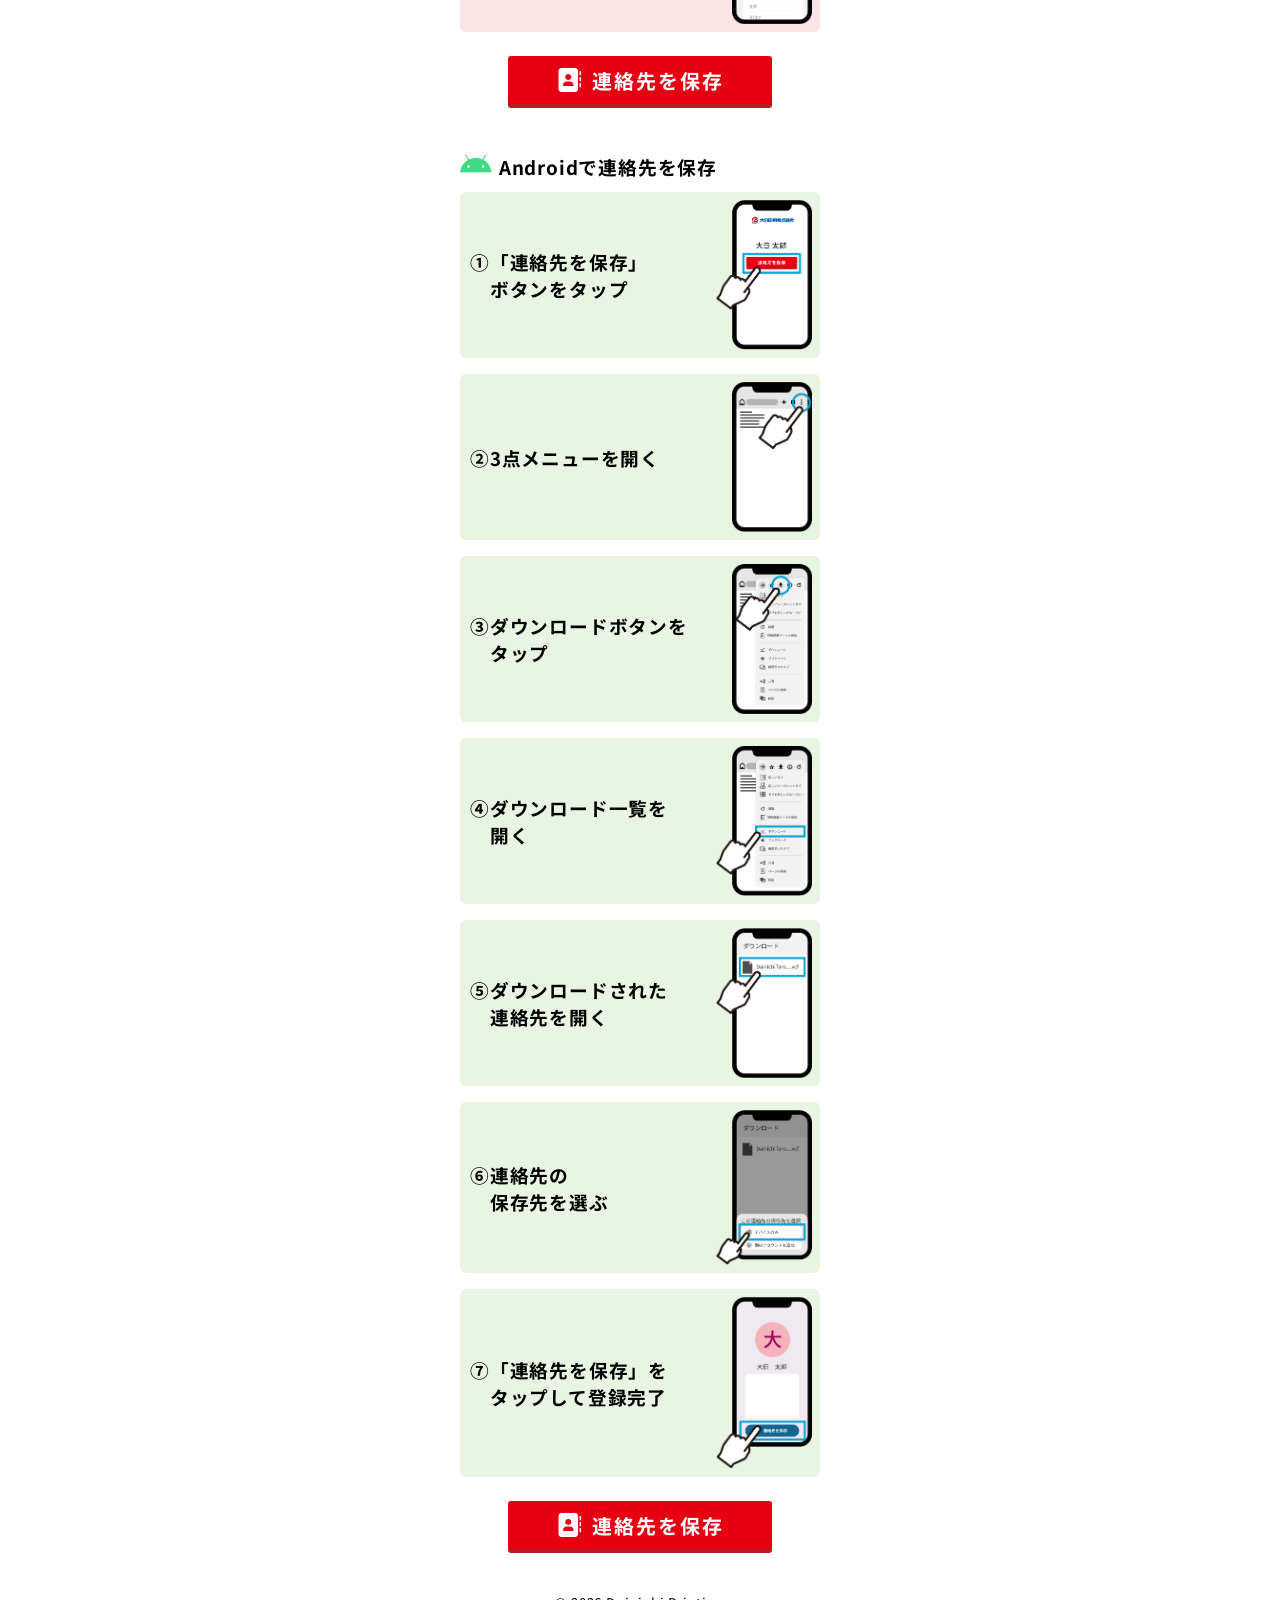
<file: ichikawa.html>
<!doctype html>
<html lang="ja">
  <head>
    <!-- Google tag (gtag.js) -->
    <script
      async
      src="https://www.googletagmanager.com/gtag/js?id=G-C2XDMBBBC8"
    ></script>
    <script>
      window.dataLayer = window.dataLayer || [];
      function gtag() {
        dataLayer.push(arguments);
      }
      gtag("js", new Date());

      gtag("config", "G-C2XDMBBBC8");
    </script>
    <meta name="robots" content="noindex">
    <meta charset="UTF-8" />
    <meta name="viewport" content="width=device-width, initial-scale=1.0" />
    <!-- ****ページタイトル**** -->
    <title>市川勝規の連絡先</title>
    <link rel="stylesheet" href="contact-style.css" />
    <link
      href="https://fonts.googleapis.com/css2?family=Noto+Sans+JP:wght@400;500;700&display=swap"
      rel="stylesheet"
    />
    <link
      rel="stylesheet"
      href="https://cdnjs.cloudflare.com/ajax/libs/font-awesome/6.5.0/css/all.min.css"
    />
    <link rel="icon" type="image/svg+xml" href="img/favicon.svg" />
    <link rel="icon" type="image/png" sizes="32x32" href="img/favicon.png" />
    <link rel="apple-touch-icon" href="img/apple-touch-icon.png" />
    <link rel="icon" sizes="192x192" href="/android-chrome-192x192.png" />
  </head>
  <body>
    <header>
      <div class="container">
        <h1>
          <!-- ****utmパラメータ**** -->
          <a href="https://www.p-dainichi.com/?utm_source=qr&utm_medium=offline&utm_content=ichikawaConTap">
          <img
            class="header-logo"
            src="img/DainichiLogo.webp"
            alt="大日印刷株式会社"
            width="214"
            height="47"
          />
          </a>
        </h1>
      </div>
    </header>

    <main>
      <section class="contact">
        <div class="container">
          <div class="contact-inner">
            <!-- アバター -->
            <img
              class="avatar"
              src="icon/icon_ichikawa.webp"
              alt="市川勝規の似顔絵"
              width="160"
              height="160"
            />
            <!-- ****氏名**** -->
            <h2>市川　勝規</h2>
            <!-- ****電話番号**** -->
            <a class="button tel-button" href="tel:09081510886">
              <div class="button-inner">
                <i class="fa-solid fa-phone-volume"></i>今すぐ電話
              </div>
            </a>
            <!-- ****メールアドレス**** -->
            <a
              class="button mail-button"
              href="mailto:ichikawa@p-dainichi.com
            ?subject=見積依頼（コンタップ経由）
          &body=【貴社名】%0A%0A
          【お名前】%0A%0A
          【電話番号】%0A%0A
          【県名・市区町村名】%0A%0A
          【製品内容】（わかる範囲で結構です）%0A
          仕上寸法：%0A
          用紙：%0A
          色数：%0A
          部数：%0A
            ページ数：%0A
            校正：%0A
            入稿データ種類：%0A
            納品希望日：%0A
            納品先：%0A
          ご質問・備考等：%0A
          "
            >
              <div class="button-inner">
                <i class="fa-solid fa-envelope"></i>メールで見積依頼
              </div>
            </a>
            <!-- ****utmパラメータ**** -->
               <a
              class="button corporate-button"
              href="https://www.p-dainichi.com/?utm_source=qr&utm_medium=offline&utm_content=ichikawaConTap"
            >
              <div class="button-inner">
                <i
                class="fa-solid fa-up-right-from-square"
              ></i
            ></i>会社コーポレートサイト
              </div>
            </a>
          </div>
          <section class="nav">
            <div class="nav-item">
             <h4><i class="fa-solid fa-address-book"></i> 連絡先を保存</h4>
              <p class="save-desc">操作の前に、<br>以下の説明をご確認ください<br></p>          
            </div>
          <nav class="guide-nav" aria-label="操作説明へのリンク">
            <a href="#ios">
              <i class="fa-brands fa-apple"></i>iOSの場合<i
                class="fa-solid fa-up-right-from-square"
              ></i
            ></a>
            <span class="divider">/</span>
            <a href="#android">
              <i class="fa-brands fa-android"></i>Androidの場合<i
                class="fa-solid fa-up-right-from-square"
              ></i>
            </a>
          </nav>
          </section>
        </div>
      </section>

      <section class="guide">
        <div class="container">
          <section id="ios" class="guide-section ios">
            <h3><i class="fa-brands fa-apple"></i>iPhoneで連絡先を保存</h3>
            <ol>
              <li class="step">
                <div class="step-text-container">
                  <div class="step-text">
                    <p class="step-number">①</p>
                    <p class="step-desc">
                      「連絡先を保存」<br />ボタンをタップ
                    </p>
                  </div>
                </div>
                <img
                  src="img/iOS_1_TapButton.webp"
                  alt="「連絡先を保存」ボタンをタップするイラスト"
                  width="96"
                  height="150"
                />
              </li>
              <li class="step">
                <div class="step-text-container">
                  <div class="step-text">
                    <p class="step-number">②</p>
                    <p class="step-desc">
                      下までスクロール<br />
                      <span class="step-desc">※チェックマークは押さない</span>
                    </p>
                  </div>
                </div>
                <img
                  src="img/iOS_2_Scroll.webp"
                  alt="画面を下までスクロールするイラスト"
                  width="111"
                  height="150"
                />
              </li>
              <li class="step">
                <div class="step-text-container">
                  <div class="step-text">
                    <p class="step-number">③</p>
                    <p class="step-desc">「新規連絡先を作成」ボタンをタップ</p>
                  </div>
                </div>
                <img
                  src="img/iOS_3_MakeNewCard.webp"
                  alt="下から3番目の「新規連絡先を作成」ボタンをタップするイラスト"
                  width="112"
                  height="150"
                />
              </li>
              <li class="step">
                <div class="step-text-container">
                  <div class="step-text">
                    <p class="step-number">④</p>
                    <p class="step-desc">
                      チェックマークを<br />タップして登録完了
                    </p>
                  </div>
                </div>
                <img
                  src="img/iOS_4_Save.webp"
                  alt="画面右上のチェックマークをタップして登録完了するイラスト"
                  width="80"
                  height="150"
                />
              </li>
            </ol>
            <!-- ****vcfファイル**** -->
            <a
              class="button contact-button"
              href="vcf/IchikawaKatsunori_20260421.vcf"
            >
              <div class="button-inner">
                <i class="fa-solid fa-address-book"></i>連絡先を保存
              </div>
            </a>
          </section>

          <section id="android" class="guide-section android">
            <h3>
              <i class="fa-brands fa-android"></i
              ><span class="android_green">Androidで連絡先を保存</span>
            </h3>
            <ol>
              <li class="step">
                <div class="step-text-container">
                  <div class="step-text">
                    <p class="step-number">①</p>
                    <p class="step-desc">
                      「連絡先を保存」<br />ボタンをタップ
                    </p>
                  </div>
                </div>
                <img
                  src="img/Android_1_TapButton.webp"
                  alt="「連絡先を保存」ボタンをタップするイラスト"
                  width="96"
                  height="150"
                />
              </li>
              <li class="step">
                <div class="step-text-container">
                  <div class="step-text">
                    <p class="step-number">②</p>
                    <p class="step-desc">3点メニューを開く</p>
                  </div>
                </div>
                <img
                  src="img/Android_2_OpenMenu.webp"
                  alt="画面右上の3点メニューを開くイラスト"
                  width="80"
                  height="150"
                />
              </li>
              <li class="step">
                <div class="step-text-container">
                  <div class="step-text">
                    <p class="step-number">③</p>
                    <p class="step-desc">ダウンロードボタンを<br />タップ</p>
                  </div>
                </div>
                <img
                  src="img/Android_3_StartDownload.webp"
                  alt="メニューのダウンロードボタンをタップするイラスト"
                  width="80"
                  height="150"
                />
              </li>
              <li class="step">
                <div class="step-text-container">
                  <div class="step-text">
                    <p class="step-number">④</p>
                    <p class="step-desc">ダウンロード一覧を<br />開く</p>
                  </div>
                </div>
                <img
                  src="img/Android_4_OpenDownloadList.webp"
                  alt="メニューからダウンロード一覧を開くイラスト"
                  width="96"
                  height="150"
                />
              </li>
              <li class="step">
                <div class="step-text-container">
                  <div class="step-text">
                    <p class="step-number">⑤</p>
                    <p class="step-desc">
                      ダウンロードされた<br />連絡先を開く
                    </p>
                  </div>
                </div>
                <img
                  src="img/Android_5_OpenFile.webp"
                  alt="ダウンロード一覧の一番上にあるファイルを開くイラスト"
                  width="96"
                  height="150"
                />
              </li>
              <li class="step">
                <div class="step-text-container">
                  <div class="step-text">
                    <p class="step-number">⑥</p>
                    <p class="step-desc">連絡先の<br />保存先を選ぶ</p>
                  </div>
                </div>
                <img
                  src="img/Android_6_Select.webp"
                  alt="連絡先の保存先を選ぶイラスト"
                  width="96"
                  height="155"
                />
              </li>
              <li class="step">
                <div class="step-text-container">
                  <div class="step-text">
                    <div class="step-text">
                      <p class="step-number">⑦</p>
                      <p class="step-desc">
                        「連絡先を保存」を<br />タップして登録完了
                      </p>
                    </div>
                  </div>
                </div>
                <img
                  src="img/Android_7_Save.webp"
                  alt="「連絡先を保存」をタップして登録完了するイラスト"
                  width="96"
                  height="172"
                />
              </li>
            </ol>
            <!-- ****vcfファイル**** -->
            <a
              class="button contact-button"
              href="vcf/IchikawaKatsunori_20260421.vcf"
            >
              <div class="button-inner">
                <i class="fa-solid fa-address-book"></i>連絡先を保存
              </div>
            </a>
          </section>
        </div>
      </section>
    </main>
    <footer>
      <small>&copy; 2026 Dainichi Printing</small>
    </footer>
  </body>
</html>
</file>
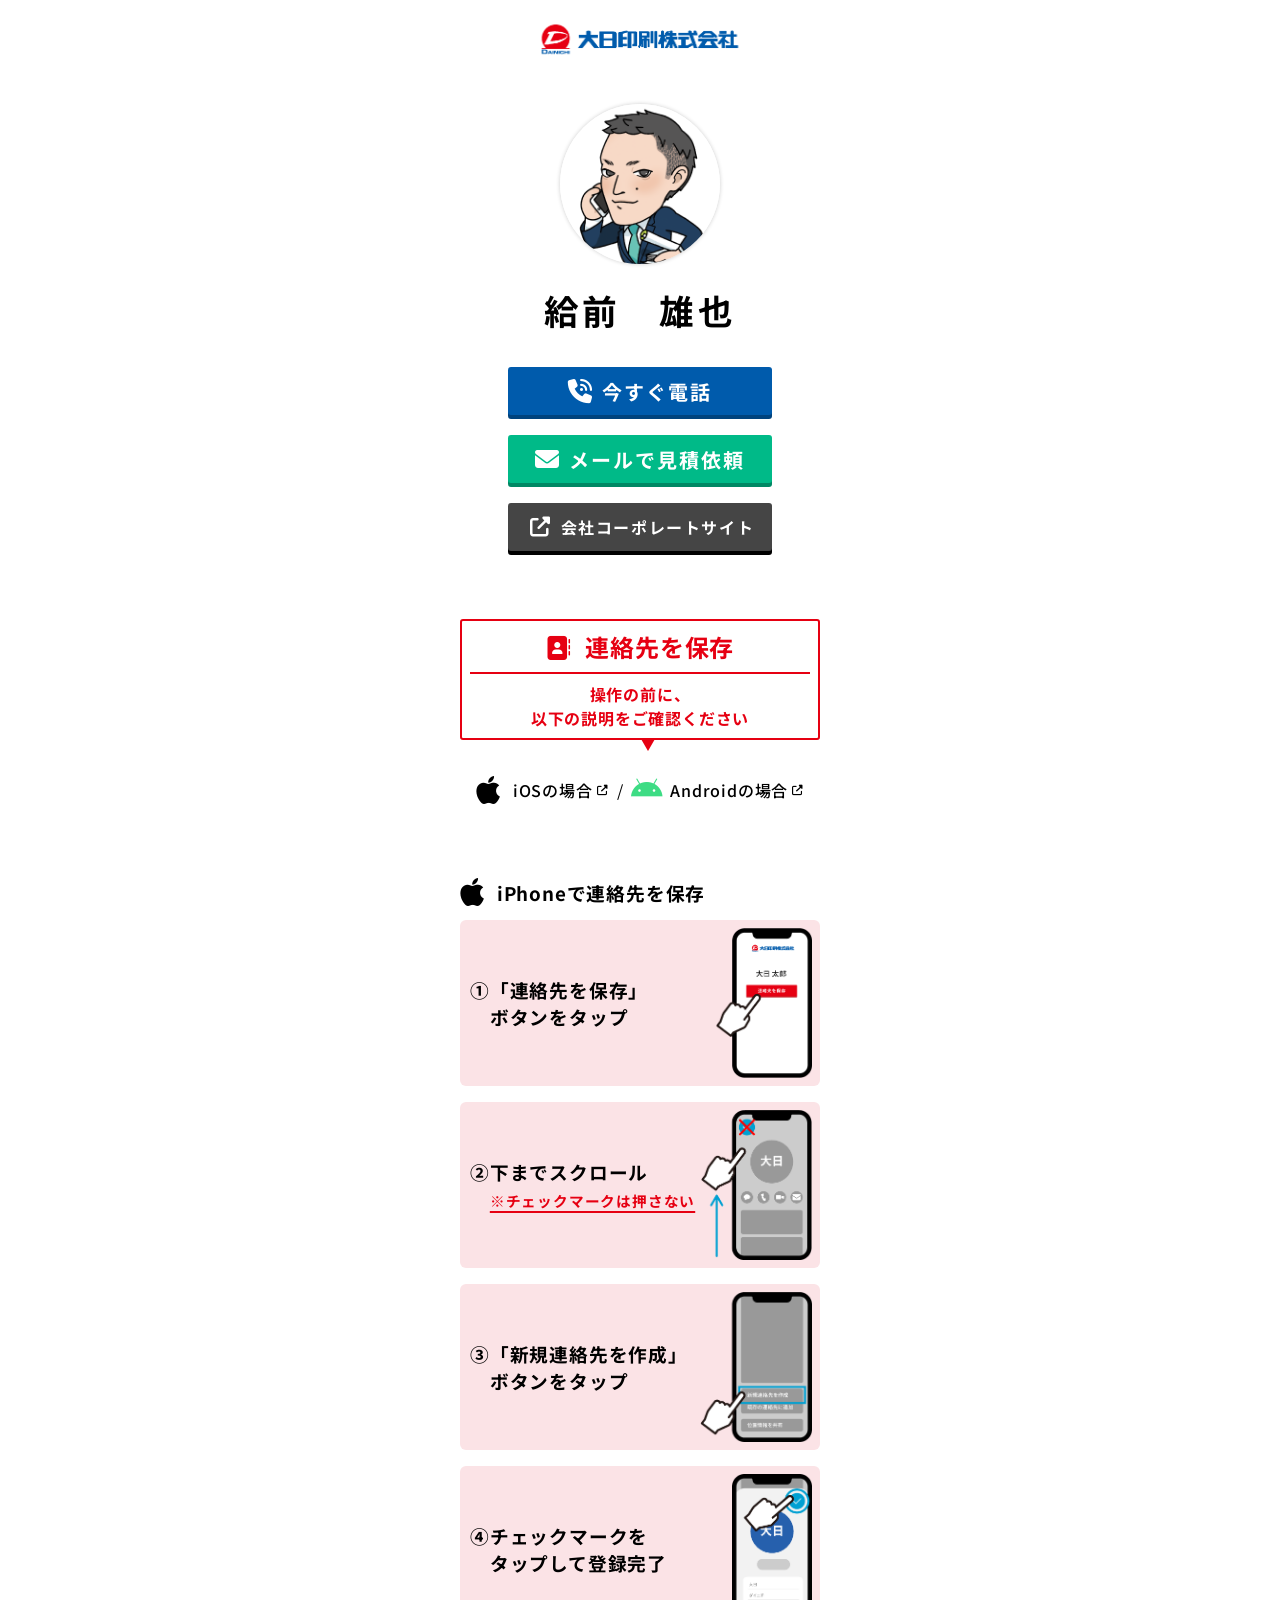
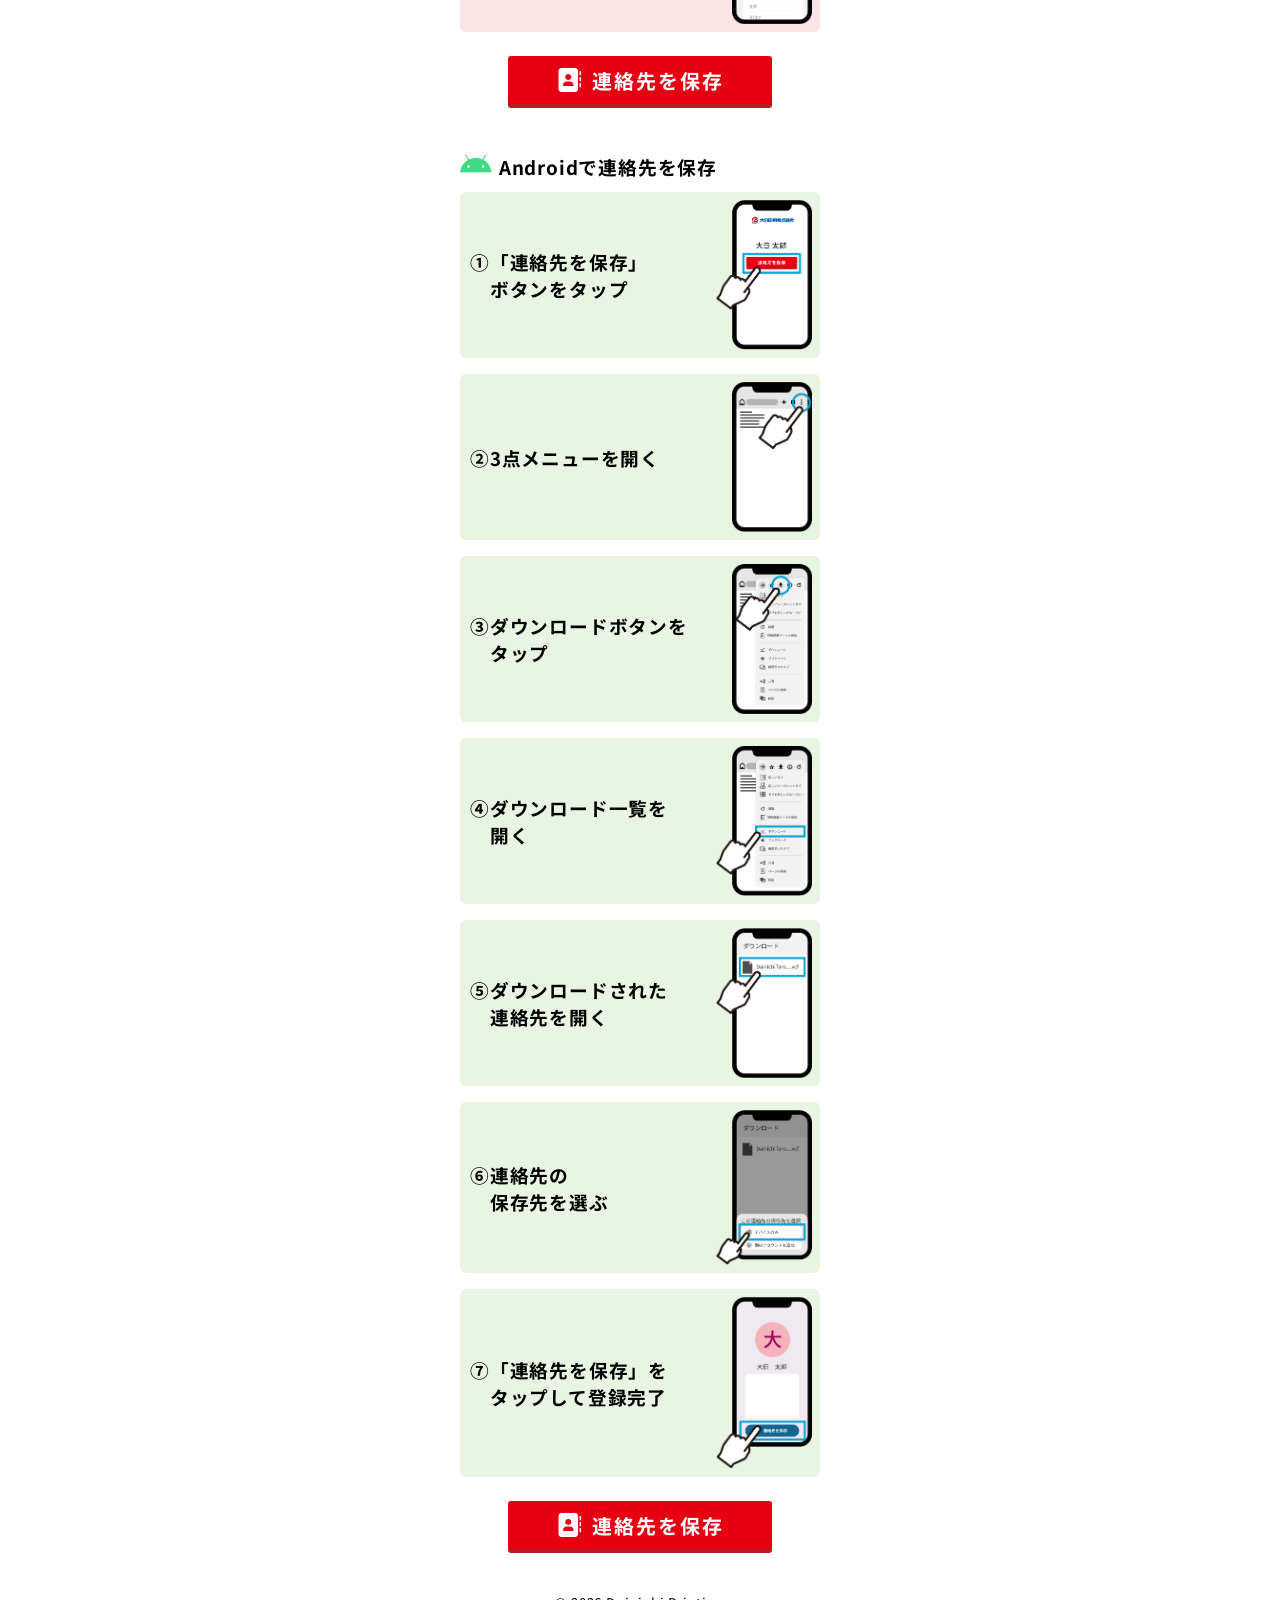
<file: kyuzen.html>
<!doctype html>
<html lang="ja">
  <head>
    <!-- Google tag (gtag.js) -->
    <script
      async
      src="https://www.googletagmanager.com/gtag/js?id=G-C2XDMBBBC8"
    ></script>
    <script>
      window.dataLayer = window.dataLayer || [];
      function gtag() {
        dataLayer.push(arguments);
      }
      gtag("js", new Date());

      gtag("config", "G-C2XDMBBBC8");
    </script>
    <meta name="robots" content="noindex">
    <meta charset="UTF-8" />
    <meta name="viewport" content="width=device-width, initial-scale=1.0" />
    <!-- ****ページタイトル**** -->
    <title>給前雄也の連絡先</title>
    <link rel="stylesheet" href="contact-style.css" />
    <link
      href="https://fonts.googleapis.com/css2?family=Noto+Sans+JP:wght@400;500;700&display=swap"
      rel="stylesheet"
    />
    <link
      rel="stylesheet"
      href="https://cdnjs.cloudflare.com/ajax/libs/font-awesome/6.5.0/css/all.min.css"
    />
    <link rel="icon" type="image/svg+xml" href="img/favicon.svg" />
    <link rel="icon" type="image/png" sizes="32x32" href="img/favicon.png" />
    <link rel="apple-touch-icon" href="img/apple-touch-icon.png" />
    <link rel="icon" sizes="192x192" href="/android-chrome-192x192.png" />
  </head>
  <body>
    <header>
      <div class="container">
        <h1>
          <!-- ****utmパラメータ**** -->
          <a href="https://www.p-dainichi.com/?utm_source=qr&utm_medium=offline&utm_content=kyuzenConTap">
          <img
            class="header-logo"
            src="img/DainichiLogo.webp"
            alt="大日印刷株式会社"
            width="214"
            height="47"
          />
          </a>
        </h1>
      </div>
    </header>

    <main>
      <section class="contact">
        <div class="container">
          <div class="contact-inner">
            <!-- アバター -->
            <img
              class="avatar"
              src="icon/icon_kyuzen.webp"
              alt="給前雄也の似顔絵"
              width="160"
              height="160"
            />
            <!-- ****氏名**** -->
            <h2>給前　雄也</h2>
            <!-- ****電話番号**** -->
            <a class="button tel-button" href="tel:09012328461">
              <div class="button-inner">
                <i class="fa-solid fa-phone-volume"></i>今すぐ電話
              </div>
            </a>
            <!-- ****メールアドレス**** -->
            <a
              class="button mail-button"
              href="mailto:kyuzen@p-dainichi.com
            ?subject=見積依頼（コンタップ経由）
          &body=【貴社名】%0A%0A
          【お名前】%0A%0A
          【電話番号】%0A%0A
          【県名・市区町村名】%0A%0A
          【製品内容】（わかる範囲で結構です）%0A
          仕上寸法：%0A
          用紙：%0A
          色数：%0A
          部数：%0A
            ページ数：%0A
            校正：%0A
            入稿データ種類：%0A
            納品希望日：%0A
            納品先：%0A
          ご質問・備考等：%0A
          "
            >
              <div class="button-inner">
                <i class="fa-solid fa-envelope"></i>メールで見積依頼
              </div>
            </a>
            <!-- ****utmパラメータ**** -->
               <a
              class="button corporate-button"
              href="https://www.p-dainichi.com/?utm_source=qr&utm_medium=offline&utm_content=kyuzenConTap"
            >
              <div class="button-inner">
                <i
                class="fa-solid fa-up-right-from-square"
              ></i
            ></i>会社コーポレートサイト
              </div>
            </a>
          </div>
          <section class="nav">
            <div class="nav-item">
             <h4><i class="fa-solid fa-address-book"></i> 連絡先を保存</h4>
              <p class="save-desc">操作の前に、<br>以下の説明をご確認ください<br></p>          
            </div>
          <nav class="guide-nav" aria-label="操作説明へのリンク">
            <a href="#ios">
              <i class="fa-brands fa-apple"></i>iOSの場合<i
                class="fa-solid fa-up-right-from-square"
              ></i
            ></a>
            <span class="divider">/</span>
            <a href="#android">
              <i class="fa-brands fa-android"></i>Androidの場合<i
                class="fa-solid fa-up-right-from-square"
              ></i>
            </a>
          </nav>
          </section>
        </div>
      </section>

      <section class="guide">
        <div class="container">
          <section id="ios" class="guide-section ios">
            <h3><i class="fa-brands fa-apple"></i>iPhoneで連絡先を保存</h3>
            <ol>
              <li class="step">
                <div class="step-text-container">
                  <div class="step-text">
                    <p class="step-number">①</p>
                    <p class="step-desc">
                      「連絡先を保存」<br />ボタンをタップ
                    </p>
                  </div>
                </div>
                <img
                  src="img/iOS_1_TapButton.webp"
                  alt="「連絡先を保存」ボタンをタップするイラスト"
                  width="96"
                  height="150"
                />
              </li>
              <li class="step">
                <div class="step-text-container">
                  <div class="step-text">
                    <p class="step-number">②</p>
                    <p class="step-desc">
                      下までスクロール<br />
                      <span class="step-desc">※チェックマークは押さない</span>
                    </p>
                  </div>
                </div>
                <img
                  src="img/iOS_2_Scroll.webp"
                  alt="画面を下までスクロールするイラスト"
                  width="111"
                  height="150"
                />
              </li>
              <li class="step">
                <div class="step-text-container">
                  <div class="step-text">
                    <p class="step-number">③</p>
                    <p class="step-desc">「新規連絡先を作成」ボタンをタップ</p>
                  </div>
                </div>
                <img
                  src="img/iOS_3_MakeNewCard.webp"
                  alt="下から3番目の「新規連絡先を作成」ボタンをタップするイラスト"
                  width="112"
                  height="150"
                />
              </li>
              <li class="step">
                <div class="step-text-container">
                  <div class="step-text">
                    <p class="step-number">④</p>
                    <p class="step-desc">
                      チェックマークを<br />タップして登録完了
                    </p>
                  </div>
                </div>
                <img
                  src="img/iOS_4_Save.webp"
                  alt="画面右上のチェックマークをタップして登録完了するイラスト"
                  width="80"
                  height="150"
                />
              </li>
            </ol>
            <!-- ****vcfファイル**** -->
            <a
              class="button contact-button"
              href="vcf/KyuzenYuya_260423.vcf"
            >
              <div class="button-inner">
                <i class="fa-solid fa-address-book"></i>連絡先を保存
              </div>
            </a>
          </section>

          <section id="android" class="guide-section android">
            <h3>
              <i class="fa-brands fa-android"></i
              ><span class="android_green">Androidで連絡先を保存</span>
            </h3>
            <ol>
              <li class="step">
                <div class="step-text-container">
                  <div class="step-text">
                    <p class="step-number">①</p>
                    <p class="step-desc">
                      「連絡先を保存」<br />ボタンをタップ
                    </p>
                  </div>
                </div>
                <img
                  src="img/Android_1_TapButton.webp"
                  alt="「連絡先を保存」ボタンをタップするイラスト"
                  width="96"
                  height="150"
                />
              </li>
              <li class="step">
                <div class="step-text-container">
                  <div class="step-text">
                    <p class="step-number">②</p>
                    <p class="step-desc">3点メニューを開く</p>
                  </div>
                </div>
                <img
                  src="img/Android_2_OpenMenu.webp"
                  alt="画面右上の3点メニューを開くイラスト"
                  width="80"
                  height="150"
                />
              </li>
              <li class="step">
                <div class="step-text-container">
                  <div class="step-text">
                    <p class="step-number">③</p>
                    <p class="step-desc">ダウンロードボタンを<br />タップ</p>
                  </div>
                </div>
                <img
                  src="img/Android_3_StartDownload.webp"
                  alt="メニューのダウンロードボタンをタップするイラスト"
                  width="80"
                  height="150"
                />
              </li>
              <li class="step">
                <div class="step-text-container">
                  <div class="step-text">
                    <p class="step-number">④</p>
                    <p class="step-desc">ダウンロード一覧を<br />開く</p>
                  </div>
                </div>
                <img
                  src="img/Android_4_OpenDownloadList.webp"
                  alt="メニューからダウンロード一覧を開くイラスト"
                  width="96"
                  height="150"
                />
              </li>
              <li class="step">
                <div class="step-text-container">
                  <div class="step-text">
                    <p class="step-number">⑤</p>
                    <p class="step-desc">
                      ダウンロードされた<br />連絡先を開く
                    </p>
                  </div>
                </div>
                <img
                  src="img/Android_5_OpenFile.webp"
                  alt="ダウンロード一覧の一番上にあるファイルを開くイラスト"
                  width="96"
                  height="150"
                />
              </li>
              <li class="step">
                <div class="step-text-container">
                  <div class="step-text">
                    <p class="step-number">⑥</p>
                    <p class="step-desc">連絡先の<br />保存先を選ぶ</p>
                  </div>
                </div>
                <img
                  src="img/Android_6_Select.webp"
                  alt="連絡先の保存先を選ぶイラスト"
                  width="96"
                  height="155"
                />
              </li>
              <li class="step">
                <div class="step-text-container">
                  <div class="step-text">
                    <div class="step-text">
                      <p class="step-number">⑦</p>
                      <p class="step-desc">
                        「連絡先を保存」を<br />タップして登録完了
                      </p>
                    </div>
                  </div>
                </div>
                <img
                  src="img/Android_7_Save.webp"
                  alt="「連絡先を保存」をタップして登録完了するイラスト"
                  width="96"
                  height="172"
                />
              </li>
            </ol>
            <!-- ****vcfファイル**** -->
            <a
              class="button contact-button"
              href="vcf/KyuzenYuya_260423.vcf"
            >
              <div class="button-inner">
                <i class="fa-solid fa-address-book"></i>連絡先を保存
              </div>
            </a>
          </section>
        </div>
      </section>
    </main>
    <footer>
      <small>&copy; 2026 Dainichi Printing</small>
    </footer>
  </body>
</html>
</file>
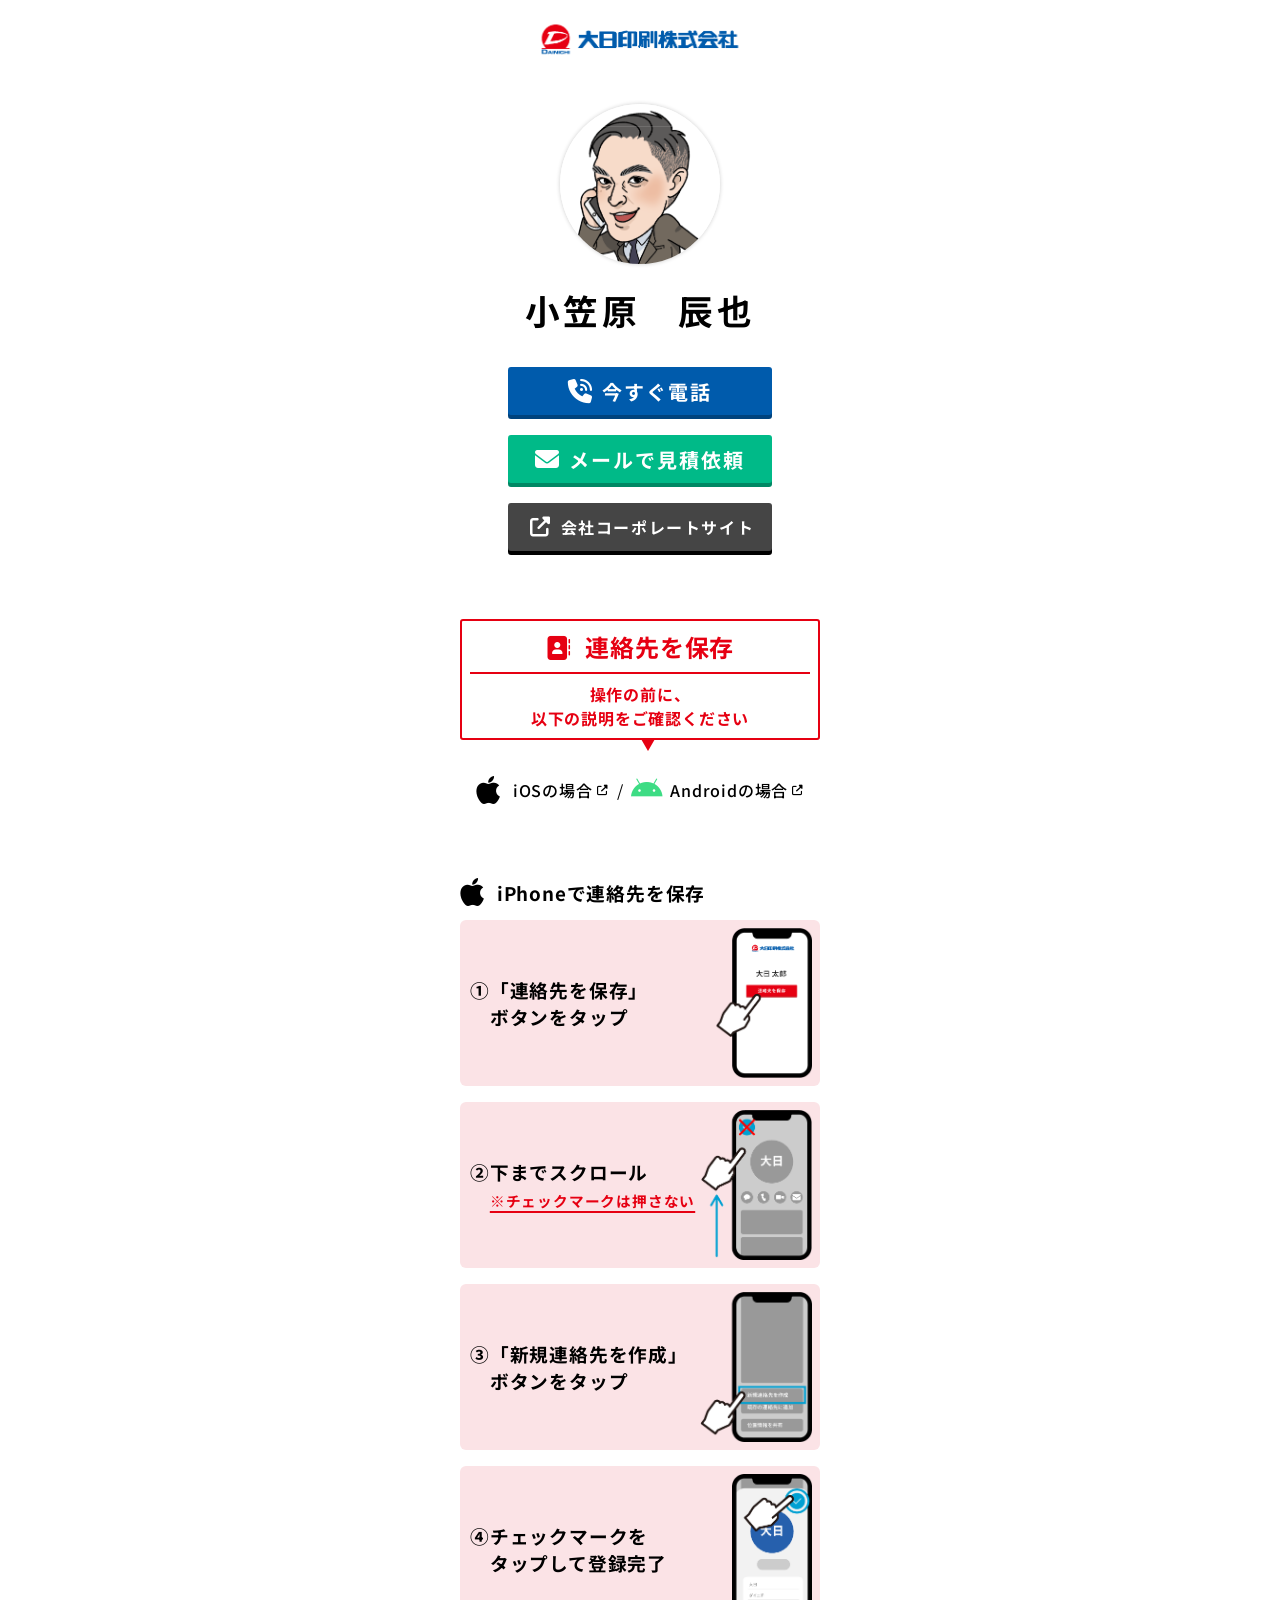
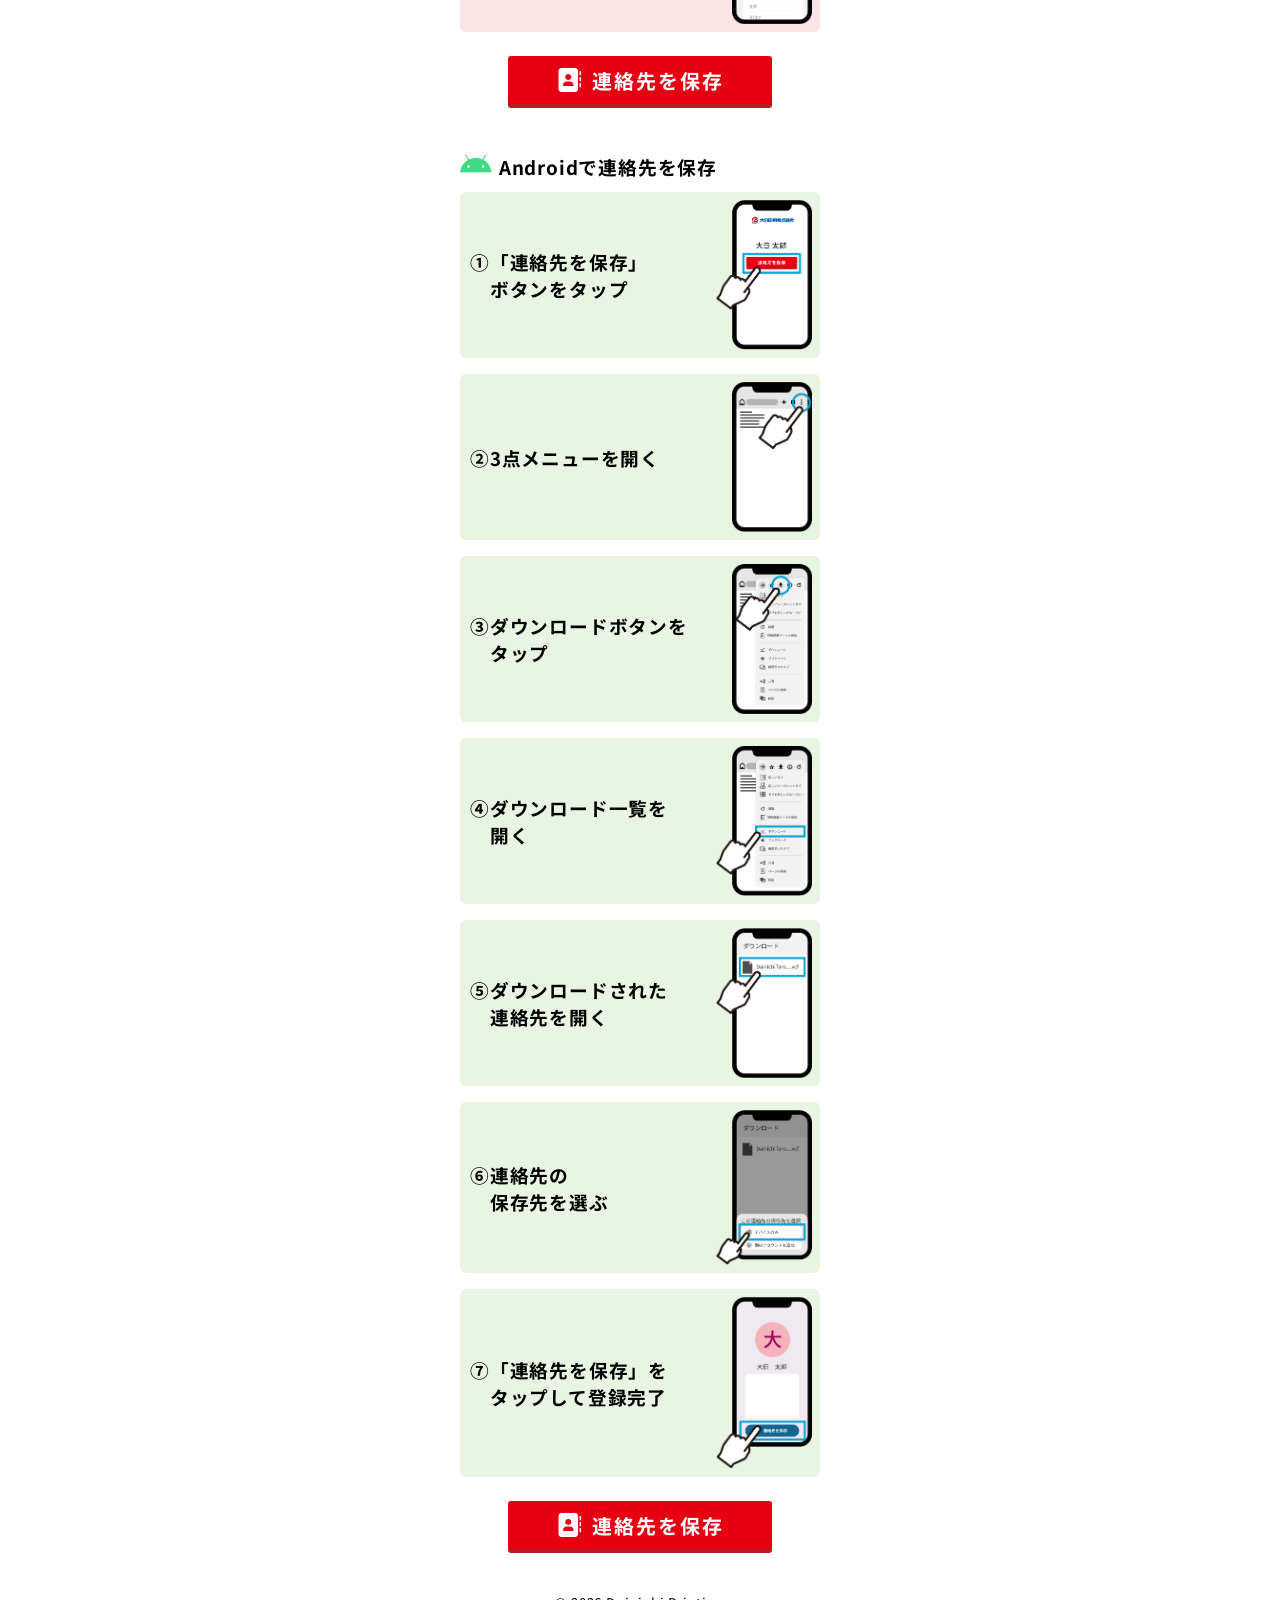
<file: ogasawara.html>
<!doctype html>
<html lang="ja">
  <head>
    <!-- Google tag (gtag.js) -->
    <script
      async
      src="https://www.googletagmanager.com/gtag/js?id=G-C2XDMBBBC8"
    ></script>
    <script>
      window.dataLayer = window.dataLayer || [];
      function gtag() {
        dataLayer.push(arguments);
      }
      gtag("js", new Date());

      gtag("config", "G-C2XDMBBBC8");
    </script>
    <meta name="robots" content="noindex">
    <meta charset="UTF-8" />
    <meta name="viewport" content="width=device-width, initial-scale=1.0" />
    <!-- ****ページタイトル**** -->
    <title>小笠原辰也の連絡先</title>
    <link rel="stylesheet" href="contact-style.css" />
    <link
      href="https://fonts.googleapis.com/css2?family=Noto+Sans+JP:wght@400;500;700&display=swap"
      rel="stylesheet"
    />
    <link
      rel="stylesheet"
      href="https://cdnjs.cloudflare.com/ajax/libs/font-awesome/6.5.0/css/all.min.css"
    />
    <link rel="icon" type="image/svg+xml" href="img/favicon.svg" />
    <link rel="icon" type="image/png" sizes="32x32" href="img/favicon.png" />
    <link rel="apple-touch-icon" href="img/apple-touch-icon.png" />
    <link rel="icon" sizes="192x192" href="/android-chrome-192x192.png" />
  </head>
  <body>
    <header>
      <div class="container">
        <h1>
          <!-- ****utmパラメータ**** -->
          <a href="https://www.p-dainichi.com/?utm_source=qr&utm_medium=offline&utm_content=ogasawaraConTap">
          <img
            class="header-logo"
            src="img/DainichiLogo.webp"
            alt="大日印刷株式会社"
            width="214"
            height="47"
          />
          </a>
        </h1>
      </div>
    </header>

    <main>
      <section class="contact">
        <div class="container">
          <div class="contact-inner">
            <!-- アバター -->
            <img
              class="avatar"
              src="icon/icon_ogasawara.webp"
              alt="小笠原辰也の似顔絵"
              width="160"
              height="160"
            />
            <!-- ****氏名**** -->
            <h2>小笠原　辰也</h2>
            <!-- ****電話番号**** -->
            <a class="button tel-button" href="tel:09081510798">
              <div class="button-inner">
                <i class="fa-solid fa-phone-volume"></i>今すぐ電話
              </div>
            </a>
            <!-- ****メールアドレス**** -->
            <a
              class="button mail-button"
              href="mailto:ogasawara@p-dainichi.com
            ?subject=見積依頼（コンタップ経由）
          &body=【貴社名】%0A%0A
          【お名前】%0A%0A
          【電話番号】%0A%0A
          【県名・市区町村名】%0A%0A
          【製品内容】（わかる範囲で結構です）%0A
          仕上寸法：%0A
          用紙：%0A
          色数：%0A
          部数：%0A
            ページ数：%0A
            校正：%0A
            入稿データ種類：%0A
            納品希望日：%0A
            納品先：%0A
          ご質問・備考等：%0A
          "
            >
              <div class="button-inner">
                <i class="fa-solid fa-envelope"></i>メールで見積依頼
              </div>
            </a>
            <!-- ****utmパラメータ**** -->
               <a
              class="button corporate-button"
              href="https://www.p-dainichi.com/?utm_source=qr&utm_medium=offline&utm_content=ogasawaraConTap"
            >
              <div class="button-inner">
                <i
                class="fa-solid fa-up-right-from-square"
              ></i
            ></i>会社コーポレートサイト
              </div>
            </a>
          </div>
          <section class="nav">
            <div class="nav-item">
             <h4><i class="fa-solid fa-address-book"></i> 連絡先を保存</h4>
              <p class="save-desc">操作の前に、<br>以下の説明をご確認ください<br></p>          
            </div>
          <nav class="guide-nav" aria-label="操作説明へのリンク">
            <a href="#ios">
              <i class="fa-brands fa-apple"></i>iOSの場合<i
                class="fa-solid fa-up-right-from-square"
              ></i
            ></a>
            <span class="divider">/</span>
            <a href="#android">
              <i class="fa-brands fa-android"></i>Androidの場合<i
                class="fa-solid fa-up-right-from-square"
              ></i>
            </a>
          </nav>
          </section>
        </div>
      </section>

      <section class="guide">
        <div class="container">
          <section id="ios" class="guide-section ios">
            <h3><i class="fa-brands fa-apple"></i>iPhoneで連絡先を保存</h3>
            <ol>
              <li class="step">
                <div class="step-text-container">
                  <div class="step-text">
                    <p class="step-number">①</p>
                    <p class="step-desc">
                      「連絡先を保存」<br />ボタンをタップ
                    </p>
                  </div>
                </div>
                <img
                  src="img/iOS_1_TapButton.webp"
                  alt="「連絡先を保存」ボタンをタップするイラスト"
                  width="96"
                  height="150"
                />
              </li>
              <li class="step">
                <div class="step-text-container">
                  <div class="step-text">
                    <p class="step-number">②</p>
                    <p class="step-desc">
                      下までスクロール<br />
                      <span class="step-desc">※チェックマークは押さない</span>
                    </p>
                  </div>
                </div>
                <img
                  src="img/iOS_2_Scroll.webp"
                  alt="画面を下までスクロールするイラスト"
                  width="111"
                  height="150"
                />
              </li>
              <li class="step">
                <div class="step-text-container">
                  <div class="step-text">
                    <p class="step-number">③</p>
                    <p class="step-desc">「新規連絡先を作成」ボタンをタップ</p>
                  </div>
                </div>
                <img
                  src="img/iOS_3_MakeNewCard.webp"
                  alt="下から3番目の「新規連絡先を作成」ボタンをタップするイラスト"
                  width="112"
                  height="150"
                />
              </li>
              <li class="step">
                <div class="step-text-container">
                  <div class="step-text">
                    <p class="step-number">④</p>
                    <p class="step-desc">
                      チェックマークを<br />タップして登録完了
                    </p>
                  </div>
                </div>
                <img
                  src="img/iOS_4_Save.webp"
                  alt="画面右上のチェックマークをタップして登録完了するイラスト"
                  width="80"
                  height="150"
                />
              </li>
            </ol>
            <!-- ****vcfファイル**** -->
            <a
              class="button contact-button"
              href="vcf/OgasawaraTatsuya_20260421.vcf"
            >
              <div class="button-inner">
                <i class="fa-solid fa-address-book"></i>連絡先を保存
              </div>
            </a>
          </section>

          <section id="android" class="guide-section android">
            <h3>
              <i class="fa-brands fa-android"></i
              ><span class="android_green">Androidで連絡先を保存</span>
            </h3>
            <ol>
              <li class="step">
                <div class="step-text-container">
                  <div class="step-text">
                    <p class="step-number">①</p>
                    <p class="step-desc">
                      「連絡先を保存」<br />ボタンをタップ
                    </p>
                  </div>
                </div>
                <img
                  src="img/Android_1_TapButton.webp"
                  alt="「連絡先を保存」ボタンをタップするイラスト"
                  width="96"
                  height="150"
                />
              </li>
              <li class="step">
                <div class="step-text-container">
                  <div class="step-text">
                    <p class="step-number">②</p>
                    <p class="step-desc">3点メニューを開く</p>
                  </div>
                </div>
                <img
                  src="img/Android_2_OpenMenu.webp"
                  alt="画面右上の3点メニューを開くイラスト"
                  width="80"
                  height="150"
                />
              </li>
              <li class="step">
                <div class="step-text-container">
                  <div class="step-text">
                    <p class="step-number">③</p>
                    <p class="step-desc">ダウンロードボタンを<br />タップ</p>
                  </div>
                </div>
                <img
                  src="img/Android_3_StartDownload.webp"
                  alt="メニューのダウンロードボタンをタップするイラスト"
                  width="80"
                  height="150"
                />
              </li>
              <li class="step">
                <div class="step-text-container">
                  <div class="step-text">
                    <p class="step-number">④</p>
                    <p class="step-desc">ダウンロード一覧を<br />開く</p>
                  </div>
                </div>
                <img
                  src="img/Android_4_OpenDownloadList.webp"
                  alt="メニューからダウンロード一覧を開くイラスト"
                  width="96"
                  height="150"
                />
              </li>
              <li class="step">
                <div class="step-text-container">
                  <div class="step-text">
                    <p class="step-number">⑤</p>
                    <p class="step-desc">
                      ダウンロードされた<br />連絡先を開く
                    </p>
                  </div>
                </div>
                <img
                  src="img/Android_5_OpenFile.webp"
                  alt="ダウンロード一覧の一番上にあるファイルを開くイラスト"
                  width="96"
                  height="150"
                />
              </li>
              <li class="step">
                <div class="step-text-container">
                  <div class="step-text">
                    <p class="step-number">⑥</p>
                    <p class="step-desc">連絡先の<br />保存先を選ぶ</p>
                  </div>
                </div>
                <img
                  src="img/Android_6_Select.webp"
                  alt="連絡先の保存先を選ぶイラスト"
                  width="96"
                  height="155"
                />
              </li>
              <li class="step">
                <div class="step-text-container">
                  <div class="step-text">
                    <div class="step-text">
                      <p class="step-number">⑦</p>
                      <p class="step-desc">
                        「連絡先を保存」を<br />タップして登録完了
                      </p>
                    </div>
                  </div>
                </div>
                <img
                  src="img/Android_7_Save.webp"
                  alt="「連絡先を保存」をタップして登録完了するイラスト"
                  width="96"
                  height="172"
                />
              </li>
            </ol>
            <!-- ****vcfファイル**** -->
            <a
              class="button contact-button"
              href="vcf/OgasawaraTatsuya_20260421.vcf"
            >
              <div class="button-inner">
                <i class="fa-solid fa-address-book"></i>連絡先を保存
              </div>
            </a>
          </section>
        </div>
      </section>
    </main>
    <footer>
      <small>&copy; 2026 Dainichi Printing</small>
    </footer>
  </body>
</html>
</file>
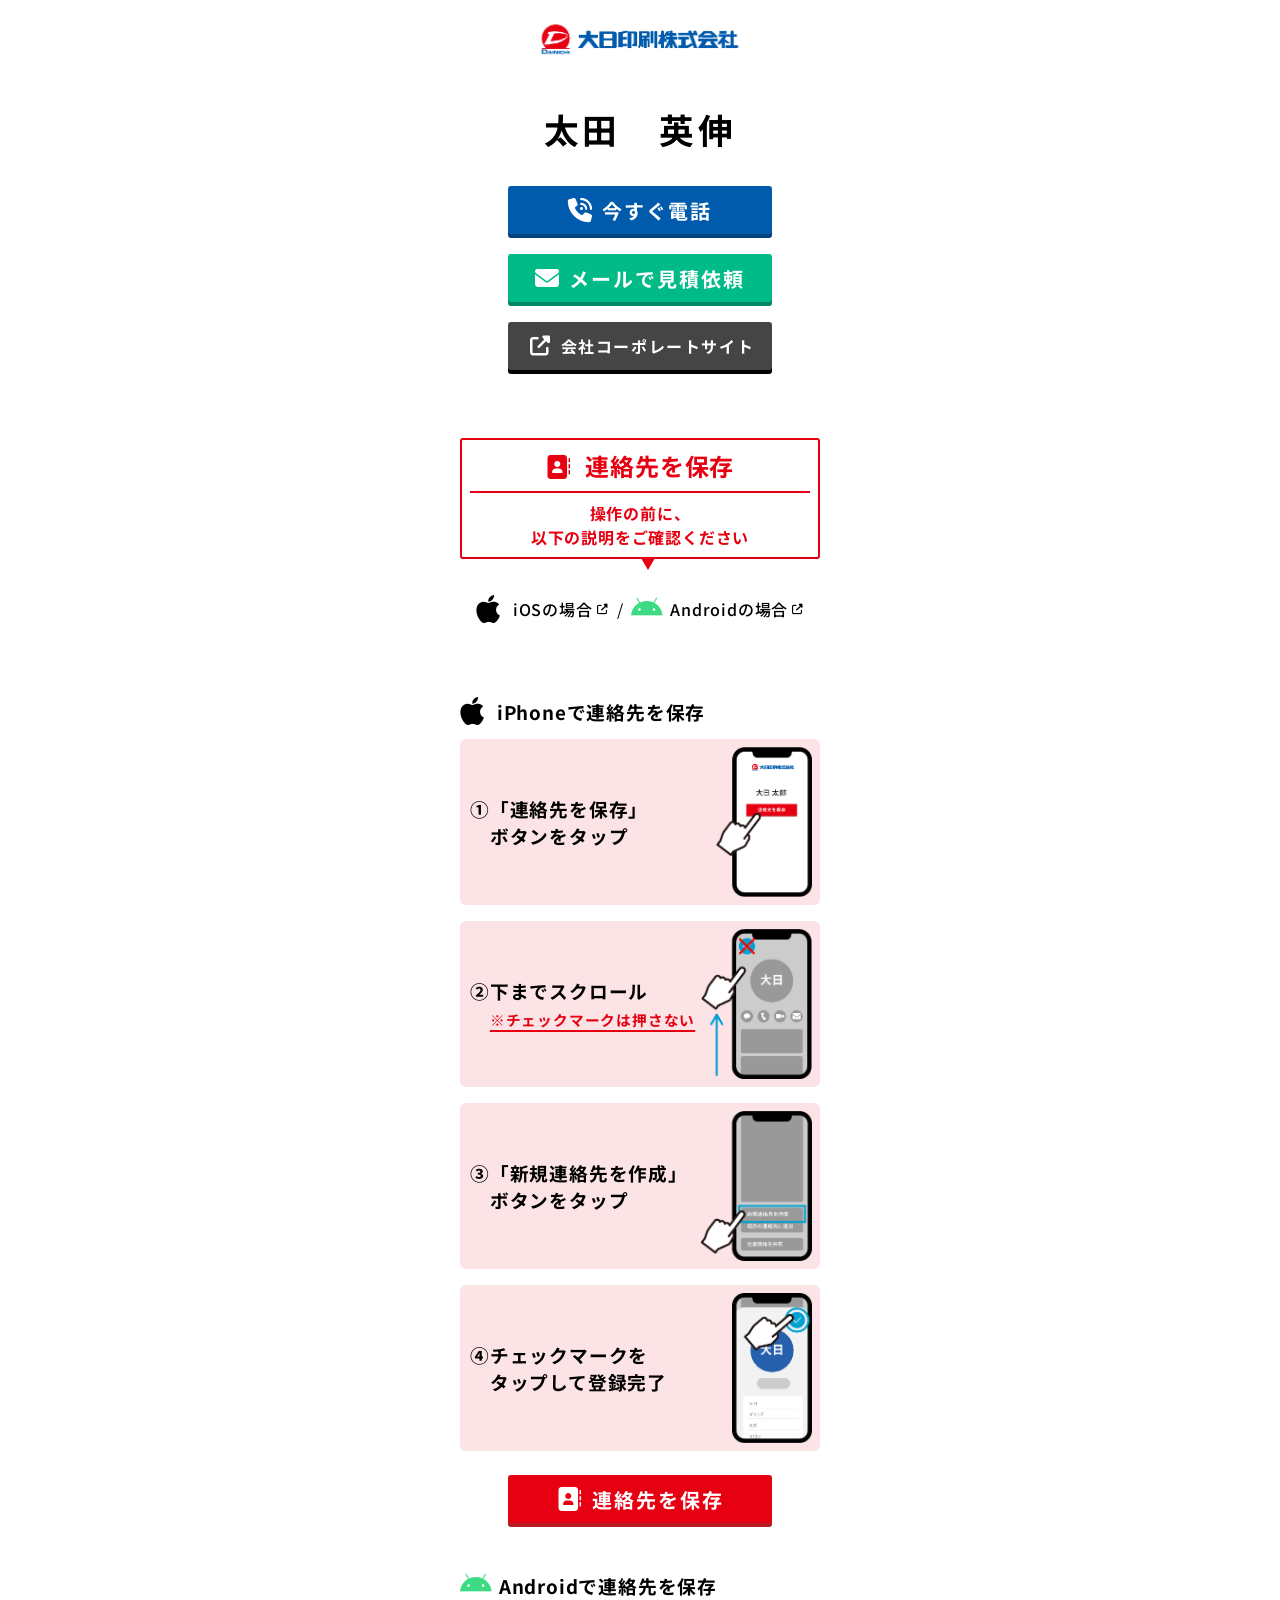
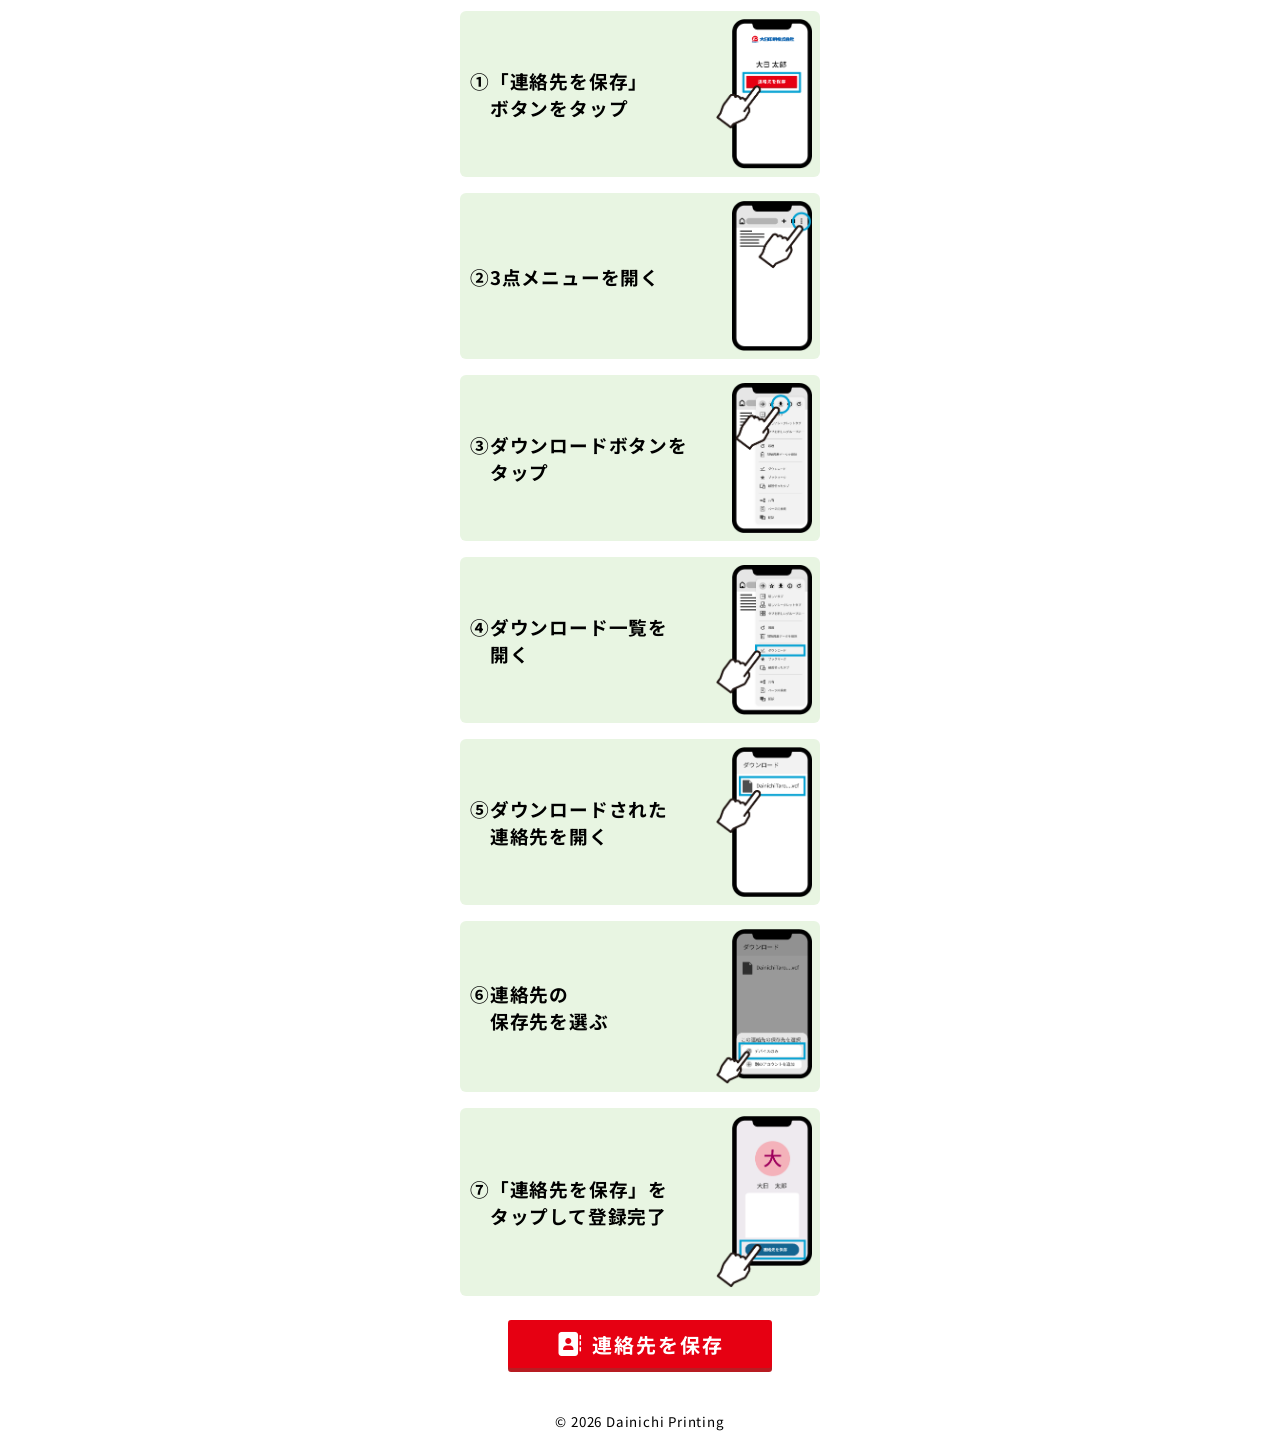
<file: ohta_eishin.html>
<!doctype html>
<html lang="ja">
  <head>
    <!-- Google tag (gtag.js) -->
    <script
      async
      src="https://www.googletagmanager.com/gtag/js?id=G-C2XDMBBBC8"
    ></script>
    <script>
      window.dataLayer = window.dataLayer || [];
      function gtag() {
        dataLayer.push(arguments);
      }
      gtag("js", new Date());

      gtag("config", "G-C2XDMBBBC8");
    </script>
    <meta name="robots" content="noindex">
    <meta charset="UTF-8" />
    <meta name="viewport" content="width=device-width, initial-scale=1.0" />
    <!-- ****ページタイトル**** -->
    <title>太田英伸の連絡先</title>
    <link rel="stylesheet" href="contact-style.css" />
    <link
      href="https://fonts.googleapis.com/css2?family=Noto+Sans+JP:wght@400;500;700&display=swap"
      rel="stylesheet"
    />
    <link
      rel="stylesheet"
      href="https://cdnjs.cloudflare.com/ajax/libs/font-awesome/6.5.0/css/all.min.css"
    />
    <link rel="icon" type="image/svg+xml" href="img/favicon.svg" />
    <link rel="icon" type="image/png" sizes="32x32" href="img/favicon.png" />
    <link rel="apple-touch-icon" href="img/apple-touch-icon.png" />
    <link rel="icon" sizes="192x192" href="/android-chrome-192x192.png" />
  </head>
  <body>
    <header>
      <div class="container">
        <h1>
          <!-- ****utmパラメータ**** -->
          <a href="https://www.p-dainichi.com/?utm_source=qr&utm_medium=offline&utm_content=OhtaEishinConTap">
          <img
            class="header-logo"
            src="img/DainichiLogo.webp"
            alt="大日印刷株式会社"
            width="214"
            height="47"
          />
          </a>
        </h1>
      </div>
    </header>

    <main>
      <section class="contact">
        <div class="container">
          <div class="contact-inner">
            <!-- ****氏名**** -->
            <h2>太田　英伸</h2>
            <!-- ****電話番号**** -->
            <a class="button tel-button" href="tel:08069679492">
              <div class="button-inner">
                <i class="fa-solid fa-phone-volume"></i>今すぐ電話
              </div>
            </a>
            <!-- ****メールアドレス**** -->
            <a
              class="button mail-button"
              href="mailto:ota@p-dainichi.com
            ?subject=見積依頼（コンタップ経由）
          &body=【貴社名】%0A%0A
          【お名前】%0A%0A
          【電話番号】%0A%0A
          【県名・市区町村名】%0A%0A
          【製品内容】（わかる範囲で結構です）%0A
          仕上寸法：%0A
          用紙：%0A
          色数：%0A
          部数：%0A
            ページ数：%0A
            校正：%0A
            入稿データ種類：%0A
            納品希望日：%0A
            納品先：%0A
          ご質問・備考等：%0A
          "
            >
              <div class="button-inner">
                <i class="fa-solid fa-envelope"></i>メールで見積依頼
              </div>
            </a>
            <!-- ****utmパラメータ**** -->
               <a
              class="button corporate-button"
              href="https://www.p-dainichi.com/?utm_source=qr&utm_medium=offline&utm_content=OhtaEishinConTap"
            >
              <div class="button-inner">
                <i
                class="fa-solid fa-up-right-from-square"
              ></i
            ></i>会社コーポレートサイト
              </div>
            </a>
          </div>
          <section class="nav">
            <div class="nav-item">
             <h4><i class="fa-solid fa-address-book"></i> 連絡先を保存</h4>
              <p class="save-desc">操作の前に、<br>以下の説明をご確認ください<br></p>          
            </div>
          <nav class="guide-nav" aria-label="操作説明へのリンク">
            <a href="#ios">
              <i class="fa-brands fa-apple"></i>iOSの場合<i
                class="fa-solid fa-up-right-from-square"
              ></i
            ></a>
            <span class="divider">/</span>
            <a href="#android">
              <i class="fa-brands fa-android"></i>Androidの場合<i
                class="fa-solid fa-up-right-from-square"
              ></i>
            </a>
          </nav>
          </section>
        </div>
      </section>

      <section class="guide">
        <div class="container">
          <section id="ios" class="guide-section ios">
            <h3><i class="fa-brands fa-apple"></i>iPhoneで連絡先を保存</h3>
            <ol>
              <li class="step">
                <div class="step-text-container">
                  <div class="step-text">
                    <p class="step-number">①</p>
                    <p class="step-desc">
                      「連絡先を保存」<br />ボタンをタップ
                    </p>
                  </div>
                </div>
                <img
                  src="img/iOS_1_TapButton.webp"
                  alt="「連絡先を保存」ボタンをタップするイラスト"
                  width="96"
                  height="150"
                />
              </li>
              <li class="step">
                <div class="step-text-container">
                  <div class="step-text">
                    <p class="step-number">②</p>
                    <p class="step-desc">
                      下までスクロール<br />
                      <span class="step-desc">※チェックマークは押さない</span>
                    </p>
                  </div>
                </div>
                <img
                  src="img/iOS_2_Scroll.webp"
                  alt="画面を下までスクロールするイラスト"
                  width="111"
                  height="150"
                />
              </li>
              <li class="step">
                <div class="step-text-container">
                  <div class="step-text">
                    <p class="step-number">③</p>
                    <p class="step-desc">「新規連絡先を作成」ボタンをタップ</p>
                  </div>
                </div>
                <img
                  src="img/iOS_3_MakeNewCard.webp"
                  alt="下から3番目の「新規連絡先を作成」ボタンをタップするイラスト"
                  width="112"
                  height="150"
                />
              </li>
              <li class="step">
                <div class="step-text-container">
                  <div class="step-text">
                    <p class="step-number">④</p>
                    <p class="step-desc">
                      チェックマークを<br />タップして登録完了
                    </p>
                  </div>
                </div>
                <img
                  src="img/iOS_4_Save.webp"
                  alt="画面右上のチェックマークをタップして登録完了するイラスト"
                  width="80"
                  height="150"
                />
              </li>
            </ol>
            <!-- ****vcfファイル**** -->
            <a
              class="button contact-button"
              href="vcf/OhtaEishin_260423.vcf"
            >
              <div class="button-inner">
                <i class="fa-solid fa-address-book"></i>連絡先を保存
              </div>
            </a>
          </section>

          <section id="android" class="guide-section android">
            <h3>
              <i class="fa-brands fa-android"></i
              ><span class="android_green">Androidで連絡先を保存</span>
            </h3>
            <ol>
              <li class="step">
                <div class="step-text-container">
                  <div class="step-text">
                    <p class="step-number">①</p>
                    <p class="step-desc">
                      「連絡先を保存」<br />ボタンをタップ
                    </p>
                  </div>
                </div>
                <img
                  src="img/Android_1_TapButton.webp"
                  alt="「連絡先を保存」ボタンをタップするイラスト"
                  width="96"
                  height="150"
                />
              </li>
              <li class="step">
                <div class="step-text-container">
                  <div class="step-text">
                    <p class="step-number">②</p>
                    <p class="step-desc">3点メニューを開く</p>
                  </div>
                </div>
                <img
                  src="img/Android_2_OpenMenu.webp"
                  alt="画面右上の3点メニューを開くイラスト"
                  width="80"
                  height="150"
                />
              </li>
              <li class="step">
                <div class="step-text-container">
                  <div class="step-text">
                    <p class="step-number">③</p>
                    <p class="step-desc">ダウンロードボタンを<br />タップ</p>
                  </div>
                </div>
                <img
                  src="img/Android_3_StartDownload.webp"
                  alt="メニューのダウンロードボタンをタップするイラスト"
                  width="80"
                  height="150"
                />
              </li>
              <li class="step">
                <div class="step-text-container">
                  <div class="step-text">
                    <p class="step-number">④</p>
                    <p class="step-desc">ダウンロード一覧を<br />開く</p>
                  </div>
                </div>
                <img
                  src="img/Android_4_OpenDownloadList.webp"
                  alt="メニューからダウンロード一覧を開くイラスト"
                  width="96"
                  height="150"
                />
              </li>
              <li class="step">
                <div class="step-text-container">
                  <div class="step-text">
                    <p class="step-number">⑤</p>
                    <p class="step-desc">
                      ダウンロードされた<br />連絡先を開く
                    </p>
                  </div>
                </div>
                <img
                  src="img/Android_5_OpenFile.webp"
                  alt="ダウンロード一覧の一番上にあるファイルを開くイラスト"
                  width="96"
                  height="150"
                />
              </li>
              <li class="step">
                <div class="step-text-container">
                  <div class="step-text">
                    <p class="step-number">⑥</p>
                    <p class="step-desc">連絡先の<br />保存先を選ぶ</p>
                  </div>
                </div>
                <img
                  src="img/Android_6_Select.webp"
                  alt="連絡先の保存先を選ぶイラスト"
                  width="96"
                  height="155"
                />
              </li>
              <li class="step">
                <div class="step-text-container">
                  <div class="step-text">
                    <div class="step-text">
                      <p class="step-number">⑦</p>
                      <p class="step-desc">
                        「連絡先を保存」を<br />タップして登録完了
                      </p>
                    </div>
                  </div>
                </div>
                <img
                  src="img/Android_7_Save.webp"
                  alt="「連絡先を保存」をタップして登録完了するイラスト"
                  width="96"
                  height="172"
                />
              </li>
            </ol>
            <!-- ****vcfファイル**** -->
            <a
              class="button contact-button"
              href="vcf/OhtaEishin_260423.vcf"
            >
              <div class="button-inner">
                <i class="fa-solid fa-address-book"></i>連絡先を保存
              </div>
            </a>
          </section>
        </div>
      </section>
    </main>
    <footer>
      <small>&copy; 2026 Dainichi Printing</small>
    </footer>
  </body>
</html>
</file>
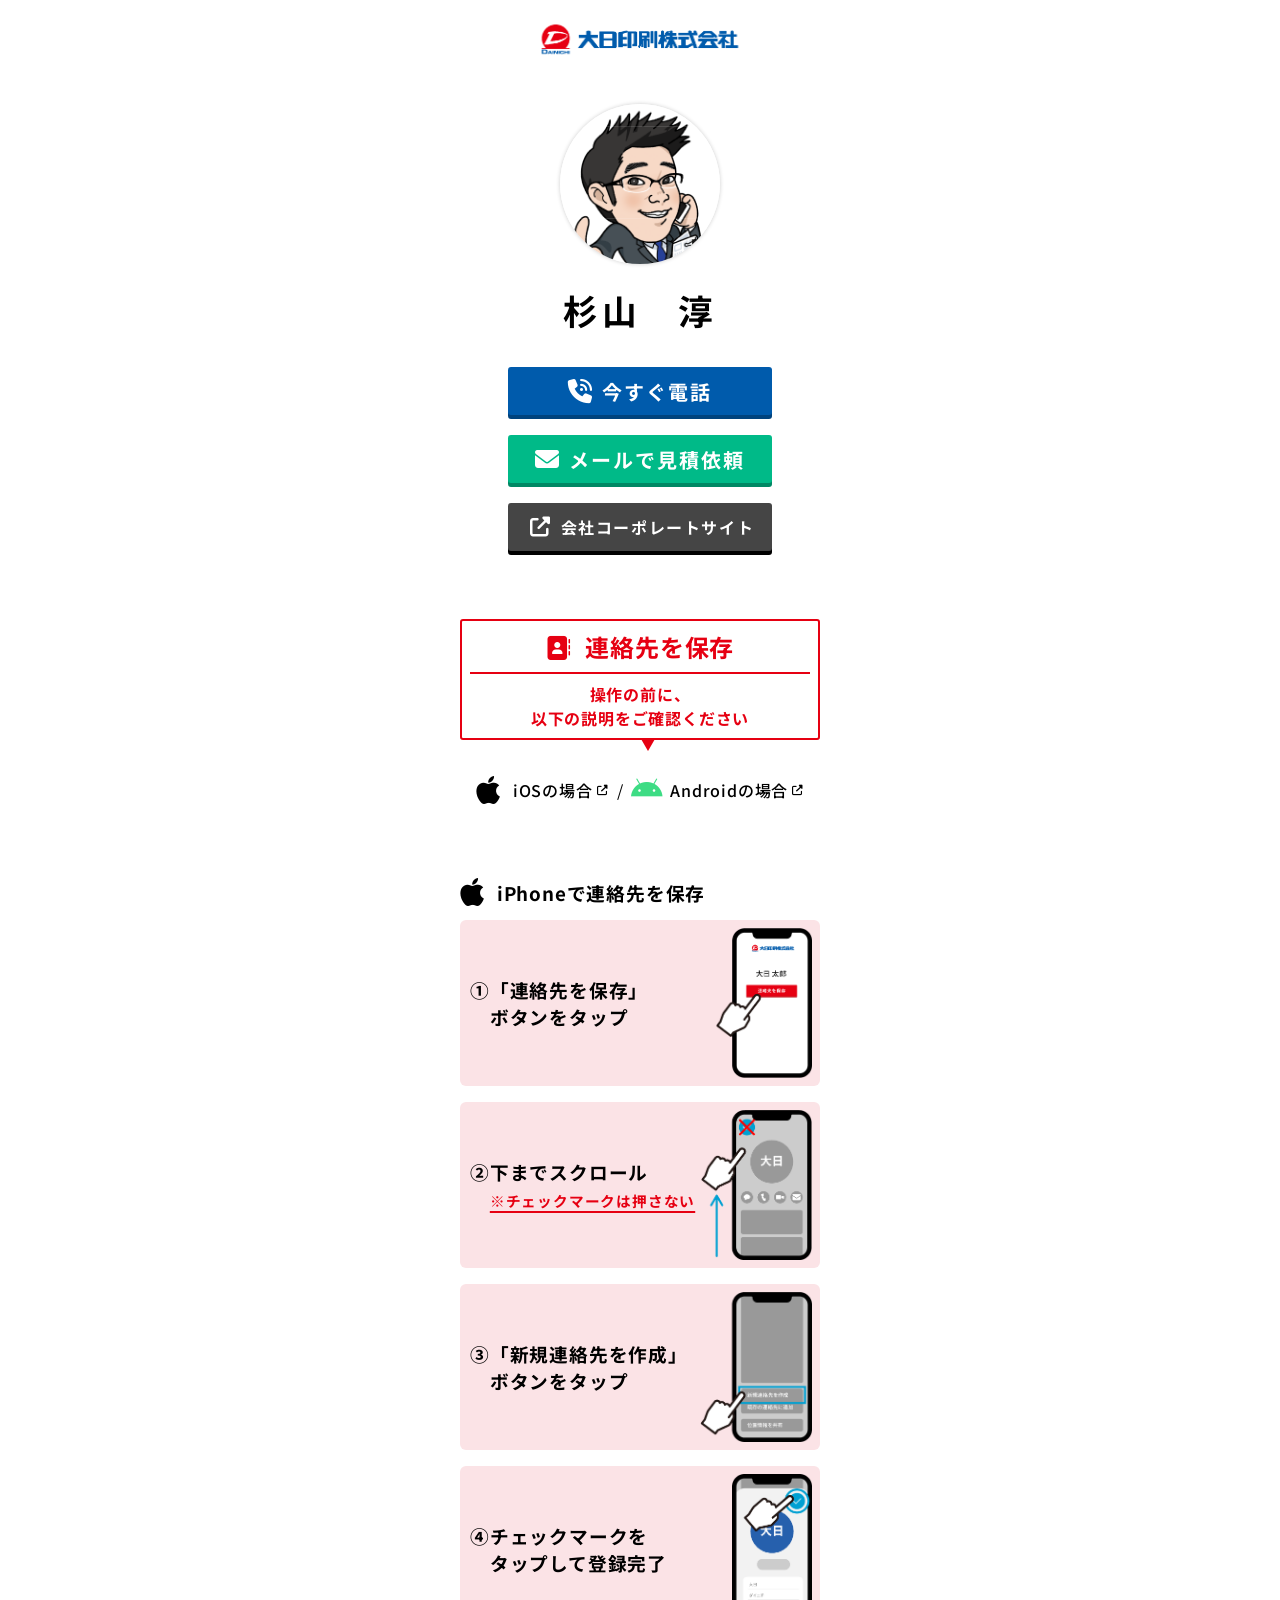
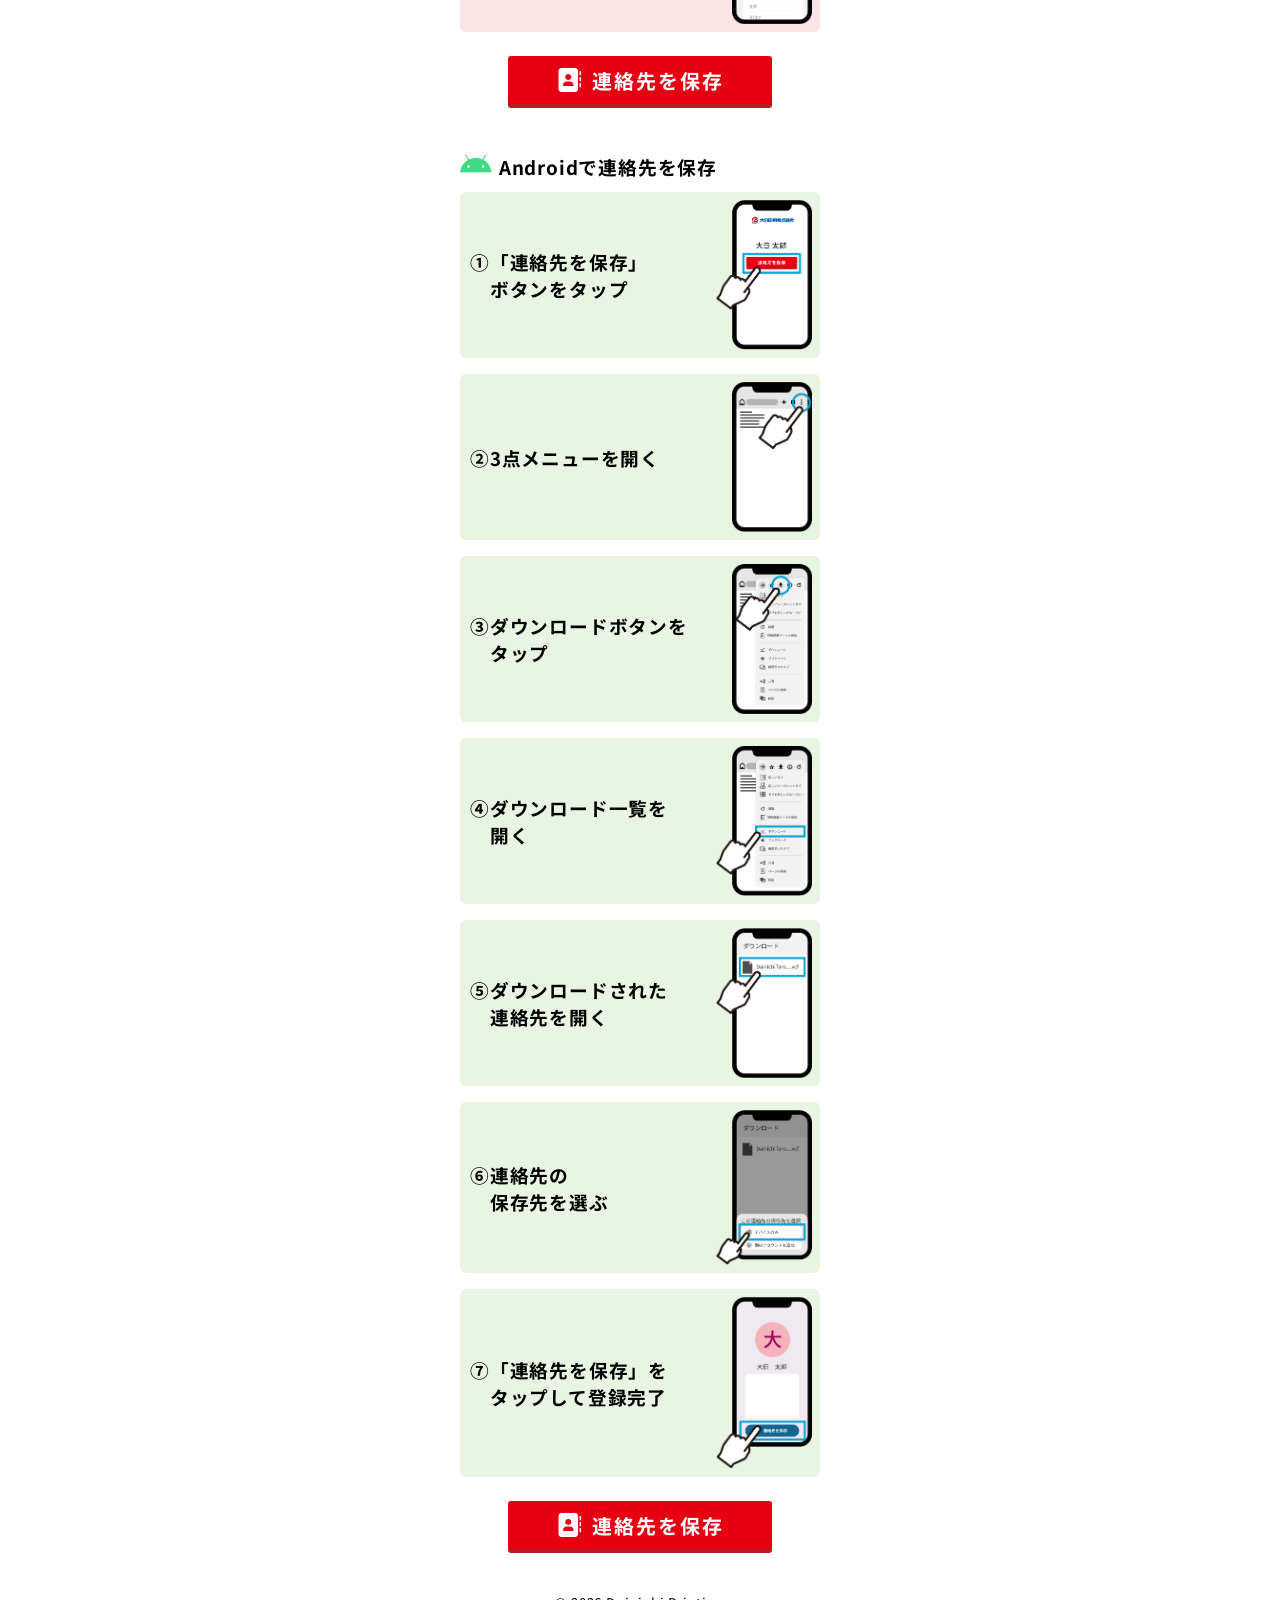
<file: sugiyama.html>
<!doctype html>
<html lang="ja">
  <head>
    <!-- Google tag (gtag.js) -->
    <script
      async
      src="https://www.googletagmanager.com/gtag/js?id=G-C2XDMBBBC8"
    ></script>
    <script>
      window.dataLayer = window.dataLayer || [];
      function gtag() {
        dataLayer.push(arguments);
      }
      gtag("js", new Date());

      gtag("config", "G-C2XDMBBBC8");
    </script>
    <meta name="robots" content="noindex">
    <meta charset="UTF-8" />
    <meta name="viewport" content="width=device-width, initial-scale=1.0" />
    <!-- ****ページタイトル**** -->
    <title>杉山淳の連絡先</title>
    <link rel="stylesheet" href="contact-style.css" />
    <link
      href="https://fonts.googleapis.com/css2?family=Noto+Sans+JP:wght@400;500;700&display=swap"
      rel="stylesheet"
    />
    <link
      rel="stylesheet"
      href="https://cdnjs.cloudflare.com/ajax/libs/font-awesome/6.5.0/css/all.min.css"
    />
    <link rel="icon" type="image/svg+xml" href="img/favicon.svg" />
    <link rel="icon" type="image/png" sizes="32x32" href="img/favicon.png" />
    <link rel="apple-touch-icon" href="img/apple-touch-icon.png" />
    <link rel="icon" sizes="192x192" href="/android-chrome-192x192.png" />
  </head>
  <body>
    <header>
      <div class="container">
        <h1>
          <!-- ****utmパラメータ**** -->
          <a href="https://www.p-dainichi.com/?utm_source=qr&utm_medium=offline&utm_content=sugiyamaConTap">
          <img
            class="header-logo"
            src="img/DainichiLogo.webp"
            alt="大日印刷株式会社"
            width="214"
            height="47"
          />
          </a>
        </h1>
      </div>
    </header>

    <main>
      <section class="contact">
        <div class="container">
          <div class="contact-inner">
            <!-- アバター -->
            <img
              class="avatar"
              src="icon/icon_sugiyama.webp"
              alt="杉山淳の似顔絵"
              width="160"
              height="160"
            />
            <!-- ****氏名**** -->
            <h2>杉山　淳</h2>
            <!-- ****電話番号**** -->
            <a class="button tel-button" href="tel:09081510889">
              <div class="button-inner">
                <i class="fa-solid fa-phone-volume"></i>今すぐ電話
              </div>
            </a>
            <!-- ****メールアドレス**** -->
            <a
              class="button mail-button"
              href="mailto:sugiyama@p-dainichi.com
            ?subject=見積依頼（コンタップ経由）
          &body=【貴社名】%0A%0A
          【お名前】%0A%0A
          【電話番号】%0A%0A
          【県名・市区町村名】%0A%0A
          【製品内容】（わかる範囲で結構です）%0A
          仕上寸法：%0A
          用紙：%0A
          色数：%0A
          部数：%0A
            ページ数：%0A
            校正：%0A
            入稿データ種類：%0A
            納品希望日：%0A
            納品先：%0A
          ご質問・備考等：%0A
          "
            >
              <div class="button-inner">
                <i class="fa-solid fa-envelope"></i>メールで見積依頼
              </div>
            </a>
            <!-- ****utmパラメータ**** -->
               <a
              class="button corporate-button"
              href="https://www.p-dainichi.com/?utm_source=qr&utm_medium=offline&utm_content=sugiyamaConTap"
            >
              <div class="button-inner">
                <i
                class="fa-solid fa-up-right-from-square"
              ></i
            ></i>会社コーポレートサイト
              </div>
            </a>
          </div>
          <section class="nav">
            <div class="nav-item">
             <h4><i class="fa-solid fa-address-book"></i> 連絡先を保存</h4>
              <p class="save-desc">操作の前に、<br>以下の説明をご確認ください<br></p>          
            </div>
          <nav class="guide-nav" aria-label="操作説明へのリンク">
            <a href="#ios">
              <i class="fa-brands fa-apple"></i>iOSの場合<i
                class="fa-solid fa-up-right-from-square"
              ></i
            ></a>
            <span class="divider">/</span>
            <a href="#android">
              <i class="fa-brands fa-android"></i>Androidの場合<i
                class="fa-solid fa-up-right-from-square"
              ></i>
            </a>
          </nav>
          </section>
        </div>
      </section>

      <section class="guide">
        <div class="container">
          <section id="ios" class="guide-section ios">
            <h3><i class="fa-brands fa-apple"></i>iPhoneで連絡先を保存</h3>
            <ol>
              <li class="step">
                <div class="step-text-container">
                  <div class="step-text">
                    <p class="step-number">①</p>
                    <p class="step-desc">
                      「連絡先を保存」<br />ボタンをタップ
                    </p>
                  </div>
                </div>
                <img
                  src="img/iOS_1_TapButton.webp"
                  alt="「連絡先を保存」ボタンをタップするイラスト"
                  width="96"
                  height="150"
                />
              </li>
              <li class="step">
                <div class="step-text-container">
                  <div class="step-text">
                    <p class="step-number">②</p>
                    <p class="step-desc">
                      下までスクロール<br />
                      <span class="step-desc">※チェックマークは押さない</span>
                    </p>
                  </div>
                </div>
                <img
                  src="img/iOS_2_Scroll.webp"
                  alt="画面を下までスクロールするイラスト"
                  width="111"
                  height="150"
                />
              </li>
              <li class="step">
                <div class="step-text-container">
                  <div class="step-text">
                    <p class="step-number">③</p>
                    <p class="step-desc">「新規連絡先を作成」ボタンをタップ</p>
                  </div>
                </div>
                <img
                  src="img/iOS_3_MakeNewCard.webp"
                  alt="下から3番目の「新規連絡先を作成」ボタンをタップするイラスト"
                  width="112"
                  height="150"
                />
              </li>
              <li class="step">
                <div class="step-text-container">
                  <div class="step-text">
                    <p class="step-number">④</p>
                    <p class="step-desc">
                      チェックマークを<br />タップして登録完了
                    </p>
                  </div>
                </div>
                <img
                  src="img/iOS_4_Save.webp"
                  alt="画面右上のチェックマークをタップして登録完了するイラスト"
                  width="80"
                  height="150"
                />
              </li>
            </ol>
            <!-- ****vcfファイル**** -->
            <a
              class="button contact-button"
              href="vcf/SugiyamaJun_20260421.vcf"
            >
              <div class="button-inner">
                <i class="fa-solid fa-address-book"></i>連絡先を保存
              </div>
            </a>
          </section>

          <section id="android" class="guide-section android">
            <h3>
              <i class="fa-brands fa-android"></i
              ><span class="android_green">Androidで連絡先を保存</span>
            </h3>
            <ol>
              <li class="step">
                <div class="step-text-container">
                  <div class="step-text">
                    <p class="step-number">①</p>
                    <p class="step-desc">
                      「連絡先を保存」<br />ボタンをタップ
                    </p>
                  </div>
                </div>
                <img
                  src="img/Android_1_TapButton.webp"
                  alt="「連絡先を保存」ボタンをタップするイラスト"
                  width="96"
                  height="150"
                />
              </li>
              <li class="step">
                <div class="step-text-container">
                  <div class="step-text">
                    <p class="step-number">②</p>
                    <p class="step-desc">3点メニューを開く</p>
                  </div>
                </div>
                <img
                  src="img/Android_2_OpenMenu.webp"
                  alt="画面右上の3点メニューを開くイラスト"
                  width="80"
                  height="150"
                />
              </li>
              <li class="step">
                <div class="step-text-container">
                  <div class="step-text">
                    <p class="step-number">③</p>
                    <p class="step-desc">ダウンロードボタンを<br />タップ</p>
                  </div>
                </div>
                <img
                  src="img/Android_3_StartDownload.webp"
                  alt="メニューのダウンロードボタンをタップするイラスト"
                  width="80"
                  height="150"
                />
              </li>
              <li class="step">
                <div class="step-text-container">
                  <div class="step-text">
                    <p class="step-number">④</p>
                    <p class="step-desc">ダウンロード一覧を<br />開く</p>
                  </div>
                </div>
                <img
                  src="img/Android_4_OpenDownloadList.webp"
                  alt="メニューからダウンロード一覧を開くイラスト"
                  width="96"
                  height="150"
                />
              </li>
              <li class="step">
                <div class="step-text-container">
                  <div class="step-text">
                    <p class="step-number">⑤</p>
                    <p class="step-desc">
                      ダウンロードされた<br />連絡先を開く
                    </p>
                  </div>
                </div>
                <img
                  src="img/Android_5_OpenFile.webp"
                  alt="ダウンロード一覧の一番上にあるファイルを開くイラスト"
                  width="96"
                  height="150"
                />
              </li>
              <li class="step">
                <div class="step-text-container">
                  <div class="step-text">
                    <p class="step-number">⑥</p>
                    <p class="step-desc">連絡先の<br />保存先を選ぶ</p>
                  </div>
                </div>
                <img
                  src="img/Android_6_Select.webp"
                  alt="連絡先の保存先を選ぶイラスト"
                  width="96"
                  height="155"
                />
              </li>
              <li class="step">
                <div class="step-text-container">
                  <div class="step-text">
                    <div class="step-text">
                      <p class="step-number">⑦</p>
                      <p class="step-desc">
                        「連絡先を保存」を<br />タップして登録完了
                      </p>
                    </div>
                  </div>
                </div>
                <img
                  src="img/Android_7_Save.webp"
                  alt="「連絡先を保存」をタップして登録完了するイラスト"
                  width="96"
                  height="172"
                />
              </li>
            </ol>
            <!-- ****vcfファイル**** -->
            <a
              class="button contact-button"
              href="vcf/SugiyamaJun_20260421.vcf"
            >
              <div class="button-inner">
                <i class="fa-solid fa-address-book"></i>連絡先を保存
              </div>
            </a>
          </section>
        </div>
      </section>
    </main>
    <footer>
      <small>&copy; 2026 Dainichi Printing</small>
    </footer>
  </body>
</html>
</file>
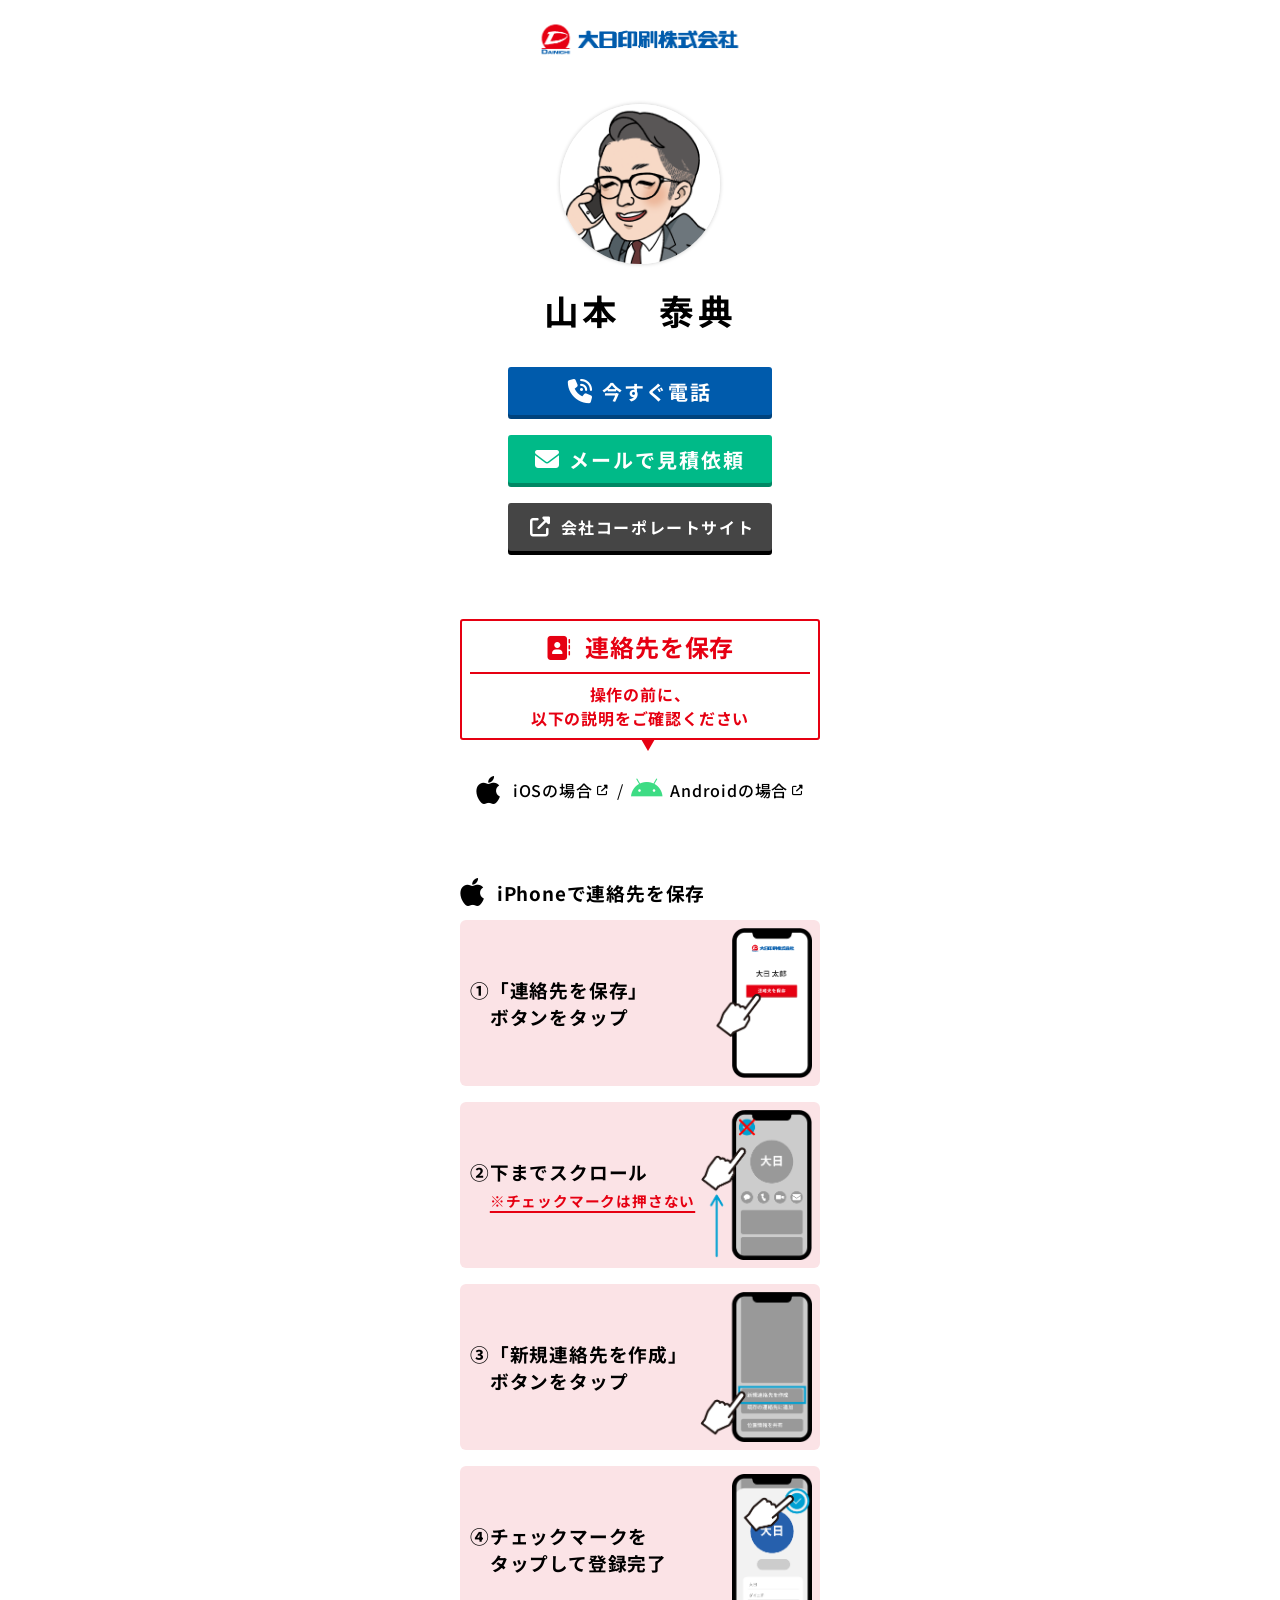
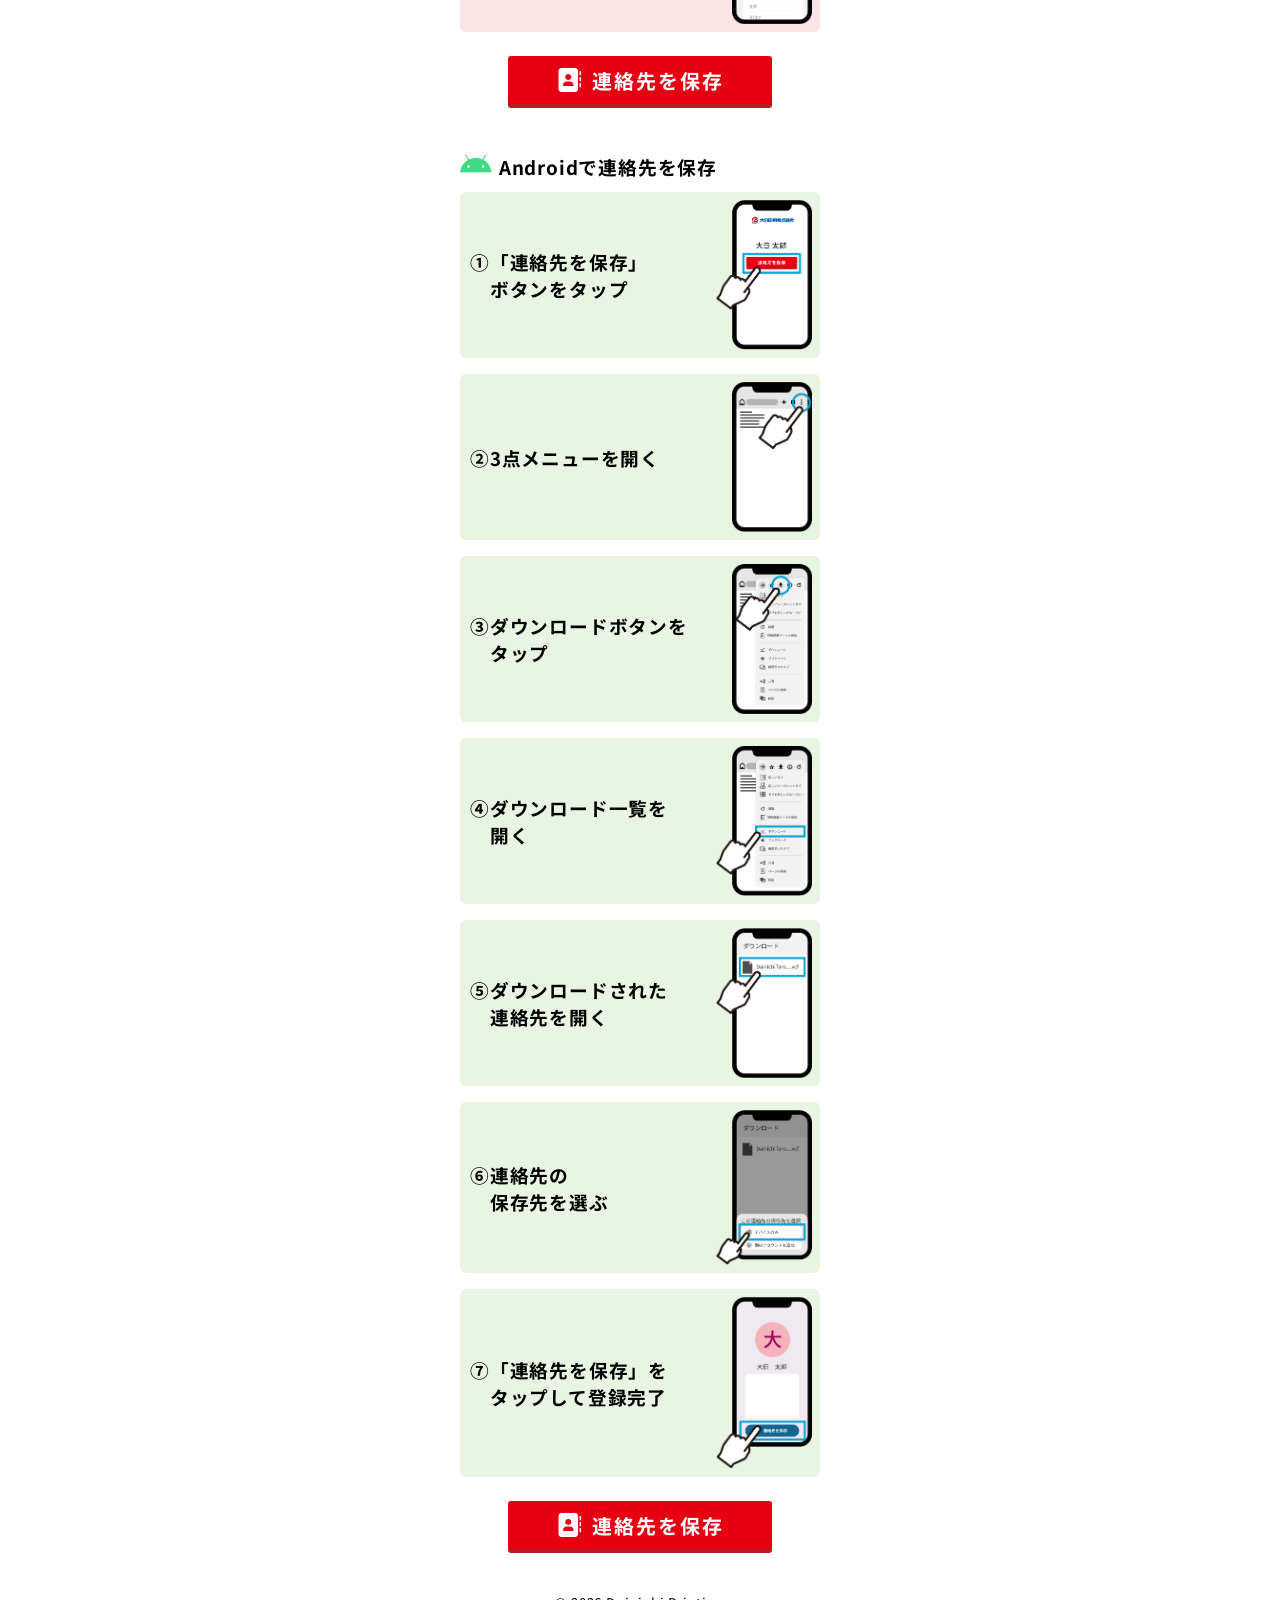
<file: yamamoto.html>
<!doctype html>
<html lang="ja">
  <head>
    <!-- Google tag (gtag.js) -->
    <script
      async
      src="https://www.googletagmanager.com/gtag/js?id=G-C2XDMBBBC8"
    ></script>
    <script>
      window.dataLayer = window.dataLayer || [];
      function gtag() {
        dataLayer.push(arguments);
      }
      gtag("js", new Date());

      gtag("config", "G-C2XDMBBBC8");
    </script>
    <meta name="robots" content="noindex">
    <meta charset="UTF-8" />
    <meta name="viewport" content="width=device-width, initial-scale=1.0" />
    <!-- ****ページタイトル**** -->
    <title>山本泰典の連絡先</title>
    <link rel="stylesheet" href="contact-style.css" />
    <link
      href="https://fonts.googleapis.com/css2?family=Noto+Sans+JP:wght@400;500;700&display=swap"
      rel="stylesheet"
    />
    <link
      rel="stylesheet"
      href="https://cdnjs.cloudflare.com/ajax/libs/font-awesome/6.5.0/css/all.min.css"
    />
    <link rel="icon" type="image/svg+xml" href="img/favicon.svg" />
    <link rel="icon" type="image/png" sizes="32x32" href="img/favicon.png" />
    <link rel="apple-touch-icon" href="img/apple-touch-icon.png" />
    <link rel="icon" sizes="192x192" href="/android-chrome-192x192.png" />
  </head>
  <body>
    <header>
      <div class="container">
        <h1>
          <!-- ****utmパラメータ**** -->
          <a href="https://www.p-dainichi.com/?utm_source=qr&utm_medium=offline&utm_content=yamamotoConTap">
          <img
            class="header-logo"
            src="img/DainichiLogo.webp"
            alt="大日印刷株式会社"
            width="214"
            height="47"
          />
          </a>
        </h1>
      </div>
    </header>

    <main>
      <section class="contact">
        <div class="container">
          <div class="contact-inner">
            <!-- アバター（src、alt） -->
            <img
              class="avatar"
              src="icon/icon_yamamoto.webp"
              alt="山本泰典の似顔絵"
              width="160"
              height="160"
            />
            <!-- ****氏名**** -->
            <h2>山本　泰典</h2>
            <!-- ****電話番号**** -->
            <a class="button tel-button" href="tel:09042595956">
              <div class="button-inner">
                <i class="fa-solid fa-phone-volume"></i>今すぐ電話
              </div>
            </a>
            <!-- ****メールアドレス**** -->
            <a
              class="button mail-button"
              href="mailto:yamamoto@p-dainichi.com
            ?subject=見積依頼（コンタップ経由）
          &body=【貴社名】%0A%0A
          【お名前】%0A%0A
          【電話番号】%0A%0A
          【県名・市区町村名】%0A%0A
          【製品内容】（わかる範囲で結構です）%0A
          仕上寸法：%0A
          用紙：%0A
          色数：%0A
          部数：%0A
            ページ数：%0A
            校正：%0A
            入稿データ種類：%0A
            納品希望日：%0A
            納品先：%0A
          ご質問・備考等：%0A
          "
            >
              <div class="button-inner">
                <i class="fa-solid fa-envelope"></i>メールで見積依頼
              </div>
            </a>
            <!-- ****utmパラメータ**** -->
               <a
              class="button corporate-button"
              href="https://www.p-dainichi.com/?utm_source=qr&utm_medium=offline&utm_content=yamamotoConTap"
            >
              <div class="button-inner">
                <i
                class="fa-solid fa-up-right-from-square"
              ></i
            ></i>会社コーポレートサイト
              </div>
            </a>
          </div>
          <section class="nav">
            <div class="nav-item">
             <h4><i class="fa-solid fa-address-book"></i> 連絡先を保存</h4>
              <p class="save-desc">操作の前に、<br>以下の説明をご確認ください<br></p>          
            </div>
          <nav class="guide-nav" aria-label="操作説明へのリンク">
            <a href="#ios">
              <i class="fa-brands fa-apple"></i>iOSの場合<i
                class="fa-solid fa-up-right-from-square"
              ></i
            ></a>
            <span class="divider">/</span>
            <a href="#android">
              <i class="fa-brands fa-android"></i>Androidの場合<i
                class="fa-solid fa-up-right-from-square"
              ></i>
            </a>
          </nav>
          </section>
        </div>
      </section>

      <section class="guide">
        <div class="container">
          <section id="ios" class="guide-section ios">
            <h3><i class="fa-brands fa-apple"></i>iPhoneで連絡先を保存</h3>
            <ol>
              <li class="step">
                <div class="step-text-container">
                  <div class="step-text">
                    <p class="step-number">①</p>
                    <p class="step-desc">
                      「連絡先を保存」<br />ボタンをタップ
                    </p>
                  </div>
                </div>
                <img
                  src="img/iOS_1_TapButton.webp"
                  alt="「連絡先を保存」ボタンをタップするイラスト"
                  width="96"
                  height="150"
                />
              </li>
              <li class="step">
                <div class="step-text-container">
                  <div class="step-text">
                    <p class="step-number">②</p>
                    <p class="step-desc">
                      下までスクロール<br />
                      <span class="step-desc">※チェックマークは押さない</span>
                    </p>
                  </div>
                </div>
                <img
                  src="img/iOS_2_Scroll.webp"
                  alt="画面を下までスクロールするイラスト"
                  width="111"
                  height="150"
                />
              </li>
              <li class="step">
                <div class="step-text-container">
                  <div class="step-text">
                    <p class="step-number">③</p>
                    <p class="step-desc">「新規連絡先を作成」ボタンをタップ</p>
                  </div>
                </div>
                <img
                  src="img/iOS_3_MakeNewCard.webp"
                  alt="下から3番目の「新規連絡先を作成」ボタンをタップするイラスト"
                  width="112"
                  height="150"
                />
              </li>
              <li class="step">
                <div class="step-text-container">
                  <div class="step-text">
                    <p class="step-number">④</p>
                    <p class="step-desc">
                      チェックマークを<br />タップして登録完了
                    </p>
                  </div>
                </div>
                <img
                  src="img/iOS_4_Save.webp"
                  alt="画面右上のチェックマークをタップして登録完了するイラスト"
                  width="80"
                  height="150"
                />
              </li>
            </ol>
            <!-- ****vcfファイル**** -->
            <a
              class="button contact-button"
              href="vcf/YamamotoYasunori_20260421.vcf"
            >
              <div class="button-inner">
                <i class="fa-solid fa-address-book"></i>連絡先を保存
              </div>
            </a>
          </section>

          <section id="android" class="guide-section android">
            <h3>
              <i class="fa-brands fa-android"></i
              ><span class="android_green">Androidで連絡先を保存</span>
            </h3>
            <ol>
              <li class="step">
                <div class="step-text-container">
                  <div class="step-text">
                    <p class="step-number">①</p>
                    <p class="step-desc">
                      「連絡先を保存」<br />ボタンをタップ
                    </p>
                  </div>
                </div>
                <img
                  src="img/Android_1_TapButton.webp"
                  alt="「連絡先を保存」ボタンをタップするイラスト"
                  width="96"
                  height="150"
                />
              </li>
              <li class="step">
                <div class="step-text-container">
                  <div class="step-text">
                    <p class="step-number">②</p>
                    <p class="step-desc">3点メニューを開く</p>
                  </div>
                </div>
                <img
                  src="img/Android_2_OpenMenu.webp"
                  alt="画面右上の3点メニューを開くイラスト"
                  width="80"
                  height="150"
                />
              </li>
              <li class="step">
                <div class="step-text-container">
                  <div class="step-text">
                    <p class="step-number">③</p>
                    <p class="step-desc">ダウンロードボタンを<br />タップ</p>
                  </div>
                </div>
                <img
                  src="img/Android_3_StartDownload.webp"
                  alt="メニューのダウンロードボタンをタップするイラスト"
                  width="80"
                  height="150"
                />
              </li>
              <li class="step">
                <div class="step-text-container">
                  <div class="step-text">
                    <p class="step-number">④</p>
                    <p class="step-desc">ダウンロード一覧を<br />開く</p>
                  </div>
                </div>
                <img
                  src="img/Android_4_OpenDownloadList.webp"
                  alt="メニューからダウンロード一覧を開くイラスト"
                  width="96"
                  height="150"
                />
              </li>
              <li class="step">
                <div class="step-text-container">
                  <div class="step-text">
                    <p class="step-number">⑤</p>
                    <p class="step-desc">
                      ダウンロードされた<br />連絡先を開く
                    </p>
                  </div>
                </div>
                <img
                  src="img/Android_5_OpenFile.webp"
                  alt="ダウンロード一覧の一番上にあるファイルを開くイラスト"
                  width="96"
                  height="150"
                />
              </li>
              <li class="step">
                <div class="step-text-container">
                  <div class="step-text">
                    <p class="step-number">⑥</p>
                    <p class="step-desc">連絡先の<br />保存先を選ぶ</p>
                  </div>
                </div>
                <img
                  src="img/Android_6_Select.webp"
                  alt="連絡先の保存先を選ぶイラスト"
                  width="96"
                  height="155"
                />
              </li>
              <li class="step">
                <div class="step-text-container">
                  <div class="step-text">
                    <div class="step-text">
                      <p class="step-number">⑦</p>
                      <p class="step-desc">
                        「連絡先を保存」を<br />タップして登録完了
                      </p>
                    </div>
                  </div>
                </div>
                <img
                  src="img/Android_7_Save.webp"
                  alt="「連絡先を保存」をタップして登録完了するイラスト"
                  width="96"
                  height="172"
                />
              </li>
            </ol>
            <!-- ****vcfファイル**** -->
            <a
              class="button contact-button"
              href="vcf/YamamotoYasunori_20260421.vcf"
            >
              <div class="button-inner">
                <i class="fa-solid fa-address-book"></i>連絡先を保存
              </div>
            </a>
          </section>
        </div>
      </section>
    </main>
    <footer>
      <small>&copy; 2026 Dainichi Printing</small>
    </footer>
  </body>
</html>
</file>
<file: contact-style.css>
@charset "utf-8";

:root {
  --Main_Red:#e60012;
}

* {
  margin: 0;
  /* outline: 1px solid red; */
}

body {
  font-family: "Noto Sans JP", sans-serif;
  letter-spacing: 0.05em;
}

.container {
  max-width: 360px;
  margin: 0 auto;
  width: calc(100% - 16px - 16px);
  box-sizing: border-box;
}

header {
  text-align: center;
  padding-top: 16px;
}

.contact {
  text-align: center;
  padding: 32px 0 16px;
}

.avatar {
  border-radius: 80px;
  box-shadow: 0 0px 4px rgba(0,0,0,0.2);
  margin-bottom: 16px;
}

h2 {
  font-size: 26pt;
  margin-bottom: 32px;
  letter-spacing: 0.1em;
}

.button {
  display: flex;
  justify-content: center;
  width: 248px;
  height: 32px;
  margin: 0 auto;
  padding: 8px;
  border-radius: 3px;
  text-decoration: none;
  color: white;
  font-size: 15pt;
  font-weight: bold;
  letter-spacing: 0.1em;
}

.button + .button {
    margin-top: 20px;
}

.tel-button {
  background-color:#005bac;
  box-shadow: 0 4px #00437d;
}

.mail-button {
  background-color:#00ba88;
  box-shadow: 0 4px #008864;
}

.contact-button {
  background-color: var(--Main_Red);
  box-shadow: 0 4px #b81c22;
}

.corporate-button {
  font-size: 12pt;
  background-color:#454545;
  box-shadow: 0 4px #000000;
}

.button-inner {
  display: flex;
  justify-content: center;
  align-items: center;
}

.fa-phone-volume {
  font-size: 24px;
  margin-right: 8px;
}

.fa-envelope {
  font-size: 24px;
  margin-right: 8px;
}

.fa-address-book {
  font-size: 24px;
  margin-right: 9px;
}

.corporate-button .fa-up-right-from-square {
  font-size: 20px;
  margin-right: 9px;
}

.contact-note {
  margin: 10px 0 16px;
  font-size: 10pt;
  font-weight: 400;
}

.nav {
  padding: 68px 0 20px;
}

.nav h4 {
  padding-bottom: 8px;
  border-bottom: 2px solid var(--Main_Red);
  font-size: 18pt;
  font-weight: 700;
  margin-bottom: 8px;
}

.nav-item {
  padding: 8px;
  border-radius: 3px;
  border: solid 2px var(--Main_Red);
  margin-bottom: 24px;
  color: var(--Main_Red);
  position: relative;
}

.nav-item::after {
  content:"▼" ;
  position: absolute;
  bottom: -17px;
  color: var(--Main_Red);
}

.save-desc {
  font-weight: 700;
}

.guide-nav {
  margin-top: 8px;
  padding:10px 0 10px;
  display: flex;
  justify-content: center;
  align-items: center;
}

.guide-nav a {
  display: inline-flex;
  align-items: center;
  text-decoration: none;
  font-size: 12pt;
  font-weight: 500;
  color: black;
}

.fa-apple {
  font-size: 24pt;
  margin-right: 12px;
}

.divider {
  margin: 0 8px;
}

.fa-android {
  color: #3DDC84;
  font-size: 28px;
  margin-right: 6px;
}

.fa-up-right-from-square {
  font-size: 8pt;
  margin-left: 4px;
}

.guide-section {
  padding: 24px 0;
}

h3 {
  display: flex;
  align-items: center;
  margin-bottom: 12px;
}

.guide-section ol {
  list-style: none;
  margin: 0 0 24px 0;
  padding: 0;
}

li + li {
  margin-top: 16px;
}

li {
  padding: 8px 8px 8px 10px;
  display: flex;
  justify-content: space-between;
  border-radius: 6px;
}

.ios li {
    background-color: #fbe3e6;
}

.step-text-container {
  display: flex;
  align-items: center;
}

.step-text {
  display: flex;
}

.step-text p {
  font-size: 14pt;
  font-weight: 700;
}

.step-desc span {
  font-size: 11pt;
  color: var(--Main_Red);
  text-decoration: underline;
  text-decoration-thickness: 2px;   /* 線の太さ */
  text-underline-offset: 4px;  
}

.android li {
    background-color: #e8f5e2;
}

.links {
  padding: 40px 0;
}

.link-card + .link-card {
  margin-top: 20px;
}

.link-card a {
  display: flex;
  padding: 12px;
  align-items: center;
  justify-content: center;
  border: 2px solid #bdbdbd;
  border-radius: 16px;
  text-decoration: none;
}

.link-card img {
  border-radius: 50px;
  box-shadow: 0 0px 4px rgba(0,0,0,0.2);
  margin-right: 16px;
}

.link-card p {
  color: #4c4c4c;
  font-size: 18pt;
  font-weight: 500;
  letter-spacing: 0.05em;
}

.link-card .fa-up-right-from-square {
  font-size: 12pt;
  margin-left: 8px;
}

footer {
  padding: 16px 0;
  text-align: center;
}
</file>
